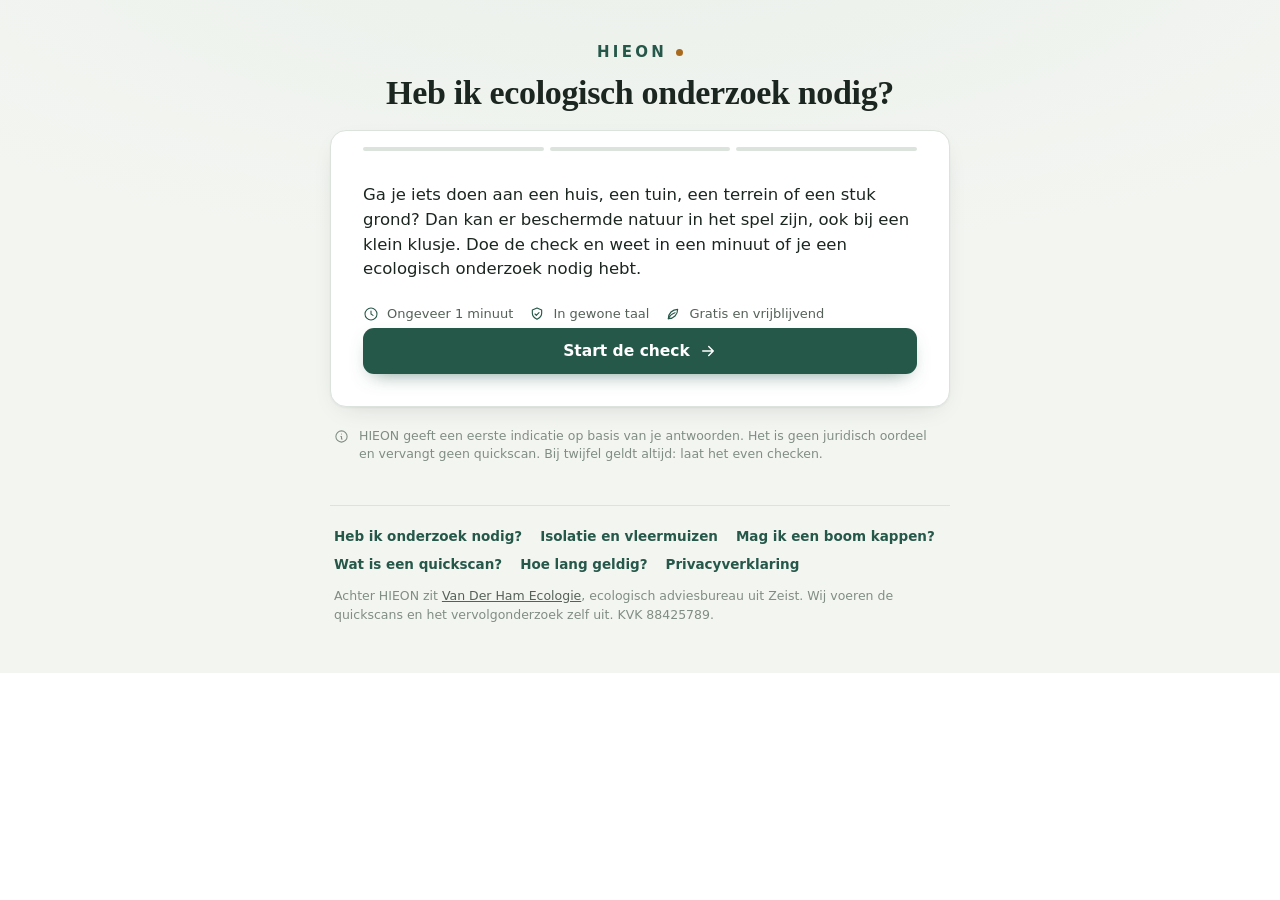
<file: index.html>
<!doctype html>
<html lang="nl">
<head>
<meta charset="utf-8">
<meta name="viewport" content="width=device-width, initial-scale=1">
<title>HIEON — Heb ik ecologisch onderzoek nodig?</title>
<meta name="description" content="Gratis check: heb je ecologisch onderzoek nodig voor isoleren, verbouwen, bomen kappen, groen weghalen of een evenement? In een minuut weet je waar je aan toe bent.">
<link rel="icon" href="data:image/svg+xml,<svg xmlns='http://www.w3.org/2000/svg' viewBox='0 0 100 100'><text y='.9em' font-size='90'>&#127807;</text></svg>">
<meta name="theme-color" content="#26584A">
<meta property="og:type" content="website">
<meta property="og:url" content="https://hieon.nl/">
<meta property="og:title" content="HIEON — Heb ik ecologisch onderzoek nodig?">
<meta property="og:description" content="Gratis check: heb je ecologisch onderzoek nodig voor je plan aan huis, tuin, terrein of grond?">
<style>
  :root {
    --paper: #F3F5F1;
    --surface: #FFFFFF;
    --surface-2: #FBFCFA;
    --ink: #1C2620;
    --ink-soft: #556158;
    --ink-faint: #808d84;
    --line: #DCE3DC;
    --line-strong: #C6D1C8;
    --brand: #26584A;
    --brand-strong: #1B4438;
    --brand-soft: #E4EDE7;
    --brand-ink: #1B4438;
    /* semantische uitkomstkleuren */
    --advise: #A96A1E;        /* aanraden: warm, aandacht (geen alarm) */
    --advise-soft: #F6EBD7;
    --calm: #2E6B4F;          /* zorgplicht: rustig */
    --calm-soft: #E4EDE7;
    --check: #3C6684;         /* laten checken: informatief */
    --check-soft: #E6EEF3;

    --radius: 16px;
    --radius-sm: 11px;
    --shadow: 0 1px 2px rgba(28,38,32,.05), 0 8px 28px -14px rgba(28,38,32,.22);
    --shadow-lift: 0 2px 4px rgba(28,38,32,.06), 0 14px 34px -12px rgba(28,38,32,.28);
    --font-sans: -apple-system, BlinkMacSystemFont, "Segoe UI", system-ui, "Helvetica Neue", Arial, sans-serif;
    --font-serif: "Iowan Old Style", "Palatino Linotype", Palatino, "Book Antiqua", Georgia, serif;
    --maxw: 620px;
  }

  @media (prefers-color-scheme: dark) {
    :root {
      --paper: #12180F;
      --surface: #1A2118;
      --surface-2: #1E271C;
      --ink: #E9EEE6;
      --ink-soft: #A9B6A9;
      --ink-faint: #7d8a7e;
      --line: #2C3629;
      --line-strong: #3a4737;
      --brand: #74BE9E;
      --brand-strong: #8ecfb0;
      --brand-soft: #21322A;
      --brand-ink: #B8E6CE;
      --advise: #E1AE5E;
      --advise-soft: #322818;
      --calm: #74BE9E;
      --calm-soft: #21322A;
      --check: #7FB0D0;
      --check-soft: #1C2A33;
      --shadow: 0 1px 2px rgba(0,0,0,.4), 0 10px 30px -14px rgba(0,0,0,.6);
      --shadow-lift: 0 2px 4px rgba(0,0,0,.45), 0 16px 40px -12px rgba(0,0,0,.7);
    }
  }
  :root[data-theme="light"] {
    --paper:#F3F5F1;--surface:#FFFFFF;--surface-2:#FBFCFA;--ink:#1C2620;--ink-soft:#556158;--ink-faint:#808d84;
    --line:#DCE3DC;--line-strong:#C6D1C8;--brand:#26584A;--brand-strong:#1B4438;--brand-soft:#E4EDE7;--brand-ink:#1B4438;
    --advise:#A96A1E;--advise-soft:#F6EBD7;--calm:#2E6B4F;--calm-soft:#E4EDE7;--check:#3C6684;--check-soft:#E6EEF3;
    --shadow:0 1px 2px rgba(28,38,32,.05),0 8px 28px -14px rgba(28,38,32,.22);
    --shadow-lift:0 2px 4px rgba(28,38,32,.06),0 14px 34px -12px rgba(28,38,32,.28);
  }
  :root[data-theme="dark"] {
    --paper:#12180F;--surface:#1A2118;--surface-2:#1E271C;--ink:#E9EEE6;--ink-soft:#A9B6A9;--ink-faint:#7d8a7e;
    --line:#2C3629;--line-strong:#3a4737;--brand:#74BE9E;--brand-strong:#8ecfb0;--brand-soft:#21322A;--brand-ink:#B8E6CE;
    --advise:#E1AE5E;--advise-soft:#322818;--calm:#74BE9E;--calm-soft:#21322A;--check:#7FB0D0;--check-soft:#1C2A33;
    --shadow:0 1px 2px rgba(0,0,0,.4),0 10px 30px -14px rgba(0,0,0,.6);
    --shadow-lift:0 2px 4px rgba(0,0,0,.45),0 16px 40px -12px rgba(0,0,0,.7);
  }

  * { box-sizing: border-box; }
  body { margin: 0; }
  .wrap {
    min-height: 100%;
    background:
      radial-gradient(120% 80% at 50% -10%, color-mix(in srgb, var(--brand-soft) 55%, transparent) 0%, transparent 60%),
      var(--paper);
    color: var(--ink);
    font-family: var(--font-sans);
    -webkit-font-smoothing: antialiased;
    line-height: 1.5;
    padding: clamp(16px, 4vw, 40px) 16px 48px;
    display: flex;
    flex-direction: column;
    align-items: center;
  }

  /* Masthead */
  .masthead { width: 100%; max-width: var(--maxw); text-align: center; margin-bottom: 18px; }
  .wordmark {
    background: none; border: 0; padding: 0; cursor: pointer;
    font-family: var(--font-sans);
    font-weight: 800;
    letter-spacing: .22em;
    font-size: 15px;
    color: var(--brand);
    display: inline-flex; align-items: center; gap: 9px;
  }
  .wordmark:hover, .wordmark:focus-visible { color: var(--brand-strong); }
  .wordmark .dot { width: 7px; height: 7px; border-radius: 50%; background: var(--advise); display:inline-block; }
  .tagline {
    font-family: var(--font-serif);
    font-size: clamp(24px, 6vw, 34px);
    line-height: 1.12;
    margin: 10px 0 0;
    letter-spacing: -.01em;
    text-wrap: balance;
    color: var(--ink);
  }

  /* Card */
  .card {
    width: 100%;
    max-width: var(--maxw);
    background: var(--surface);
    border: 1px solid var(--line);
    border-radius: var(--radius);
    box-shadow: var(--shadow);
    overflow: hidden;
  }
  .card-body { padding: clamp(20px, 5vw, 32px); }

  /* Progress */
  .progress { display: flex; gap: 6px; padding: 16px clamp(20px,5vw,32px) 0; }
  .progress .seg { height: 4px; border-radius: 99px; background: var(--line); flex: 1; transition: background .3s ease; }
  .progress .seg.done { background: var(--brand); }
  .progress .seg.active { background: color-mix(in srgb, var(--brand) 55%, var(--line)); }

  .stepmeta { display:flex; align-items:baseline; justify-content:space-between; gap:12px; margin-bottom: 6px; }
  .kicker {
    font-size: 11.5px; font-weight: 700; letter-spacing: .12em; text-transform: uppercase;
    color: var(--brand);
  }
  .stepcount { font-size: 12px; color: var(--ink-faint); font-variant-numeric: tabular-nums; }
  .q-title {
    font-family: var(--font-serif);
    font-size: clamp(21px, 4.6vw, 27px);
    line-height: 1.2; margin: 2px 0 4px; letter-spacing: -.01em; text-wrap: balance;
  }
  .q-help { color: var(--ink-soft); font-size: 14.5px; margin: 0 0 18px; }

  /* Options */
  .options { display: flex; flex-direction: column; gap: 10px; }
  .opt.sel { border-color: var(--brand); background: var(--brand-soft); }
  .opt .tick {
    width: 20px; height: 20px; border-radius: 6px; flex: 0 0 auto;
    border: 1.5px solid var(--line-strong); display: flex; align-items: center; justify-content: center;
    color: transparent; background: var(--surface);
  }
  .opt.sel .tick { border-color: var(--brand); background: var(--brand); color: #fff; }
  .opt .tick svg { width: 13px; height: 13px; }
  .multi-hint { font-size: 12.5px; color: var(--ink-faint); margin: -4px 0 12px; }

  .opt {
    display: flex; align-items: center; gap: 14px; width: 100%; text-align: left;
    background: var(--surface-2);
    border: 1px solid var(--line);
    border-radius: var(--radius-sm);
    padding: 14px 15px;
    cursor: pointer;
    font-family: inherit; color: var(--ink);
    transition: border-color .16s ease, box-shadow .16s ease, background .16s ease, transform .06s ease;
  }
  .opt:hover { border-color: var(--line-strong); box-shadow: var(--shadow); background: var(--surface); }
  .opt:active { transform: translateY(1px); }
  .opt:focus-visible { outline: 2px solid var(--brand); outline-offset: 2px; }
  .opt .ic {
    flex: 0 0 auto; width: 42px; height: 42px; border-radius: 10px;
    display: grid; place-items: center;
    background: var(--brand-soft); color: var(--brand-strong);
  }
  .opt .ic svg { width: 22px; height: 22px; }
  .opt .lab { display: flex; flex-direction: column; gap: 2px; min-width: 0; }
  .opt .lab b { font-weight: 650; font-size: 15.5px; }
  .opt .lab span { font-size: 13px; color: var(--ink-soft); }
  .opt .chev { margin-left: auto; color: var(--ink-faint); flex: 0 0 auto; transition: transform .16s ease, color .16s ease; }
  .opt:hover .chev { transform: translateX(2px); color: var(--brand); }

  /* Nav */
  .nav { display: flex; align-items: center; justify-content: space-between; margin-top: 20px; }
  .back {
    background: none; border: none; color: var(--ink-soft); font-family: inherit; font-size: 14px;
    cursor: pointer; padding: 8px 6px; display: inline-flex; align-items: center; gap: 6px; border-radius: 8px;
  }
  .back:hover { color: var(--ink); }
  .back:focus-visible { outline: 2px solid var(--brand); outline-offset: 2px; }
  .back svg { width: 16px; height: 16px; }

  /* Intro */
  .intro p { color: var(--ink-soft); font-size: 15.5px; margin: 0 0 20px; }
  .intro .lead { color: var(--ink); font-size: 16.5px; }
  .btn-primary {
    display: inline-flex; align-items: center; justify-content: center; gap: 9px;
    background: var(--brand); color: #fff; border: none; border-radius: 11px;
    padding: 14px 22px; font-family: inherit; font-size: 15.5px; font-weight: 650;
    cursor: pointer; text-decoration: none; width: 100%;
    transition: background .16s ease, box-shadow .16s ease, transform .06s ease;
    box-shadow: 0 8px 20px -10px color-mix(in srgb, var(--brand) 70%, transparent);
  }
  .btn-primary:hover { background: var(--brand-strong); }
  .btn-primary:active { transform: translateY(1px); }
  .btn-primary:focus-visible { outline: 2px solid var(--brand); outline-offset: 3px; }
  .btn-primary svg { width: 18px; height: 18px; }
  .assure { display: flex; gap: 16px; flex-wrap: wrap; margin: 22px 0 4px; }
  .assure .a { display: flex; align-items: center; gap: 8px; font-size: 13px; color: var(--ink-soft); }
  .assure .a svg { width: 16px; height: 16px; color: var(--brand); flex: 0 0 auto; }

  /* Result */
  .badge {
    display: inline-flex; align-items: center; gap: 9px;
    padding: 7px 13px 7px 11px; border-radius: 99px; font-weight: 700; font-size: 13px; letter-spacing: .01em;
    margin-bottom: 14px;
  }
  .badge svg { width: 16px; height: 16px; }
  .badge.advise { background: var(--advise-soft); color: var(--advise); }
  .badge.calm   { background: var(--calm-soft);   color: var(--calm); }
  .badge.check  { background: var(--check-soft);  color: var(--check); }
  .r-title { font-family: var(--font-serif); font-size: clamp(23px, 5vw, 30px); line-height: 1.18; margin: 0 0 12px; letter-spacing: -.01em; text-wrap: balance; }
  .r-body { color: var(--ink-soft); font-size: 15.5px; margin: 0 0 20px; }
  .r-body strong { color: var(--ink); font-weight: 650; }
  .r-note { font-size: 13px; color: var(--ink-faint); margin: -8px 0 20px; }

  .subhead { font-size: 12px; font-weight: 700; letter-spacing: .1em; text-transform: uppercase; color: var(--ink-faint); margin: 0 0 10px; }
  .chips { display: flex; flex-wrap: wrap; gap: 8px; margin: 0 0 22px; }
  .chip {
    display: inline-flex; align-items: center; gap: 7px;
    background: var(--brand-soft); color: var(--brand-ink);
    border: 1px solid color-mix(in srgb, var(--brand) 20%, transparent);
    padding: 7px 12px; border-radius: 9px; font-size: 13.5px; font-weight: 550;
  }
  .chip svg { width: 15px; height: 15px; opacity: .8; }

  .callout {
    display: flex; gap: 12px; align-items: flex-start;
    background: var(--advise-soft); border: 1px solid color-mix(in srgb, var(--advise) 24%, transparent);
    border-radius: 10px; padding: 13px 15px; margin: 0 0 22px;
  }
  .callout svg { width: 18px; height: 18px; color: var(--advise); flex: 0 0 auto; margin-top: 1px; }
  .callout p { margin: 0; font-size: 13.5px; color: var(--ink-soft); }
  .callout b { color: var(--ink); }
  .callout.good { background: var(--brand-soft); border-color: color-mix(in srgb, var(--brand) 26%, transparent); }
  .callout.good svg { color: var(--brand); }
  .callout.info { background: var(--check-soft); border-color: color-mix(in srgb, var(--check) 26%, transparent); }
  .callout.info svg { color: var(--check); }

  /* ---- tijdlijn: het meerjarige traject in één oogopslag ---- */
  .tl { margin: 0 0 22px; }
  .tl__head {
    display: flex; align-items: baseline; justify-content: space-between;
    gap: 10px; margin: 0 0 12px; flex-wrap: wrap;
  }
  .tl__title { font-size: 12px; font-weight: 700; letter-spacing: .07em; text-transform: uppercase; color: var(--ink-faint); margin: 0; }
  .tl__meta { font-size: 12.5px; color: var(--ink-faint); margin: 0; }
  .tl__steps { list-style: none; margin: 0; padding: 0; }
  .tl__step { position: relative; padding: 0 0 18px 90px; }
  .tl__step:last-child { padding-bottom: 0; }
  /* de verbindingslijn loopt van bolletje tot bolletje, niet voorbij het laatste */
  .tl__step::before {
    content: ""; position: absolute; left: 73px; top: 20px; bottom: -2px;
    width: 2px; background: var(--line-strong);
  }
  .tl__step:last-child::before { display: none; }
  .tl__year {
    position: absolute; left: 0; top: 0; width: 64px; text-align: right;
    font-size: 13px; font-weight: 700; color: var(--ink); line-height: 20px;
    white-space: nowrap;
  }
  .tl__dot {
    position: absolute; left: 68px; top: 5px;
    width: 12px; height: 12px; border-radius: 50%;
    background: var(--surface); border: 2px solid var(--brand);
  }
  .tl__step--now .tl__dot { background: var(--brand); }
  .tl__step h4 { margin: 0 0 2px; font-size: 14.5px; font-weight: 600; color: var(--ink); line-height: 1.35; }
  .tl__step p { margin: 0; font-size: 13.5px; color: var(--ink-soft); line-height: 1.5; }

  /* de twee uitkomsten na het veldonderzoek */
  .tl__fork { display: grid; gap: 8px; margin-top: 9px; }
  .tl__branch { border: 1px solid var(--line); border-radius: 9px; padding: 10px 12px; background: var(--surface-2); }
  .tl__branch h5 {
    margin: 0 0 3px; font-size: 13px; font-weight: 700;
    display: flex; align-items: center; gap: 6px; color: var(--ink);
  }
  .tl__branch p { font-size: 13px; }
  .tl__branch svg { width: 15px; height: 15px; flex: 0 0 auto; }
  .tl__branch--good { background: var(--brand-soft); border-color: color-mix(in srgb, var(--brand) 26%, transparent); }
  .tl__branch--good svg { color: var(--brand); }
  .tl__branch--wait { background: var(--advise-soft); border-color: color-mix(in srgb, var(--advise) 24%, transparent); }
  .tl__branch--wait svg { color: var(--advise); }
  .tl__foot { margin: 12px 0 0; font-size: 13px; color: var(--ink-soft); }

  @media (max-width: 460px) {
    .tl__step { padding-left: 30px; }
    .tl__step::before { left: 13px; }
    .tl__dot { left: 8px; }
    .tl__year {
      position: static; width: auto; text-align: left; display: block;
      margin-bottom: 2px; font-size: 12px; letter-spacing: .04em;
      text-transform: uppercase; color: var(--brand-ink);
    }
  }

  .cta-box {
    background: linear-gradient(180deg, var(--brand-soft), color-mix(in srgb, var(--brand-soft) 40%, var(--surface)));
    border: 1px solid color-mix(in srgb, var(--brand) 22%, transparent);
    border-radius: 12px; padding: 18px; margin-bottom: 8px;
  }
  .cta-box .ct { font-family: var(--font-serif); font-size: 18px; margin: 0 0 4px; color: var(--ink); }
  .cta-box .cs { font-size: 13.5px; color: var(--ink-soft); margin: 0 0 14px; }
  .leadform label { display:block; font-size:12.5px; font-weight:600; color:var(--ink-soft); margin-bottom:11px; }
  .leadform input[type="text"], .leadform input[type="email"], .leadform input[type="tel"], .leadform textarea { display:block; width:100%; margin-top:5px; padding:10px 12px; border:1px solid var(--line); border-radius:9px; background:var(--surface); color:var(--ink); font-family:inherit; font-size:14.5px; font-weight:400; }
  .leadform input:focus, .leadform textarea:focus { outline:2px solid var(--brand); outline-offset:1px; border-color:var(--brand); }
  .leadform textarea { min-height:60px; resize:vertical; }
  .lf-opts { display:flex; flex-direction:column; gap:9px; margin:4px 0 15px; }
  .chk { display:flex; align-items:flex-start; gap:9px; font-size:13.5px; font-weight:400; color:var(--ink); cursor:pointer; margin:0; }
  .chk input { width:auto; margin:2px 0 0; accent-color:var(--brand); }
  .lf-err { color:#c0392b; font-size:12.5px; margin:10px 0 0; }
  .lf-privacy { font-size:11.5px; color:var(--ink-faint); margin:12px 0 0; line-height:1.45; }
  .lf-privacy a { color: var(--brand); }
  .lf-done { display:flex; gap:12px; align-items:flex-start; }
  .lf-done svg { width:22px; height:22px; color:var(--brand); flex:0 0 auto; margin-top:2px; }
  .lf-recap { margin-top:10px; padding:10px 12px; background:var(--surface); border:1px solid var(--line); border-radius:9px; font-size:12.5px; color:var(--ink-soft); line-height:1.55; }

  .restart { text-align: center; margin-top: 16px; }
  .restart button { background: none; border: none; color: var(--ink-soft); font-family: inherit; font-size: 13.5px; cursor: pointer; text-decoration: underline; text-underline-offset: 3px; padding: 6px; border-radius: 6px; }
  .restart button:hover { color: var(--ink); }
  .restart button:focus-visible { outline: 2px solid var(--brand); outline-offset: 2px; }

  /* Disclaimer footer */
  .disclaimer {
    width: 100%; max-width: var(--maxw); margin-top: 20px;
    display: flex; gap: 10px; align-items: flex-start;
    color: var(--ink-faint); font-size: 12.5px; line-height: 1.5; padding: 0 4px;
  }
  .disclaimer svg { width: 15px; height: 15px; flex: 0 0 auto; margin-top: 2px; }
  .disclaimer a { color: var(--ink-soft); }

  .site-foot { width:100%; max-width: var(--maxw); margin-top: 28px; padding: 20px 4px 0; border-top: 1px solid var(--line); }
  .foot-links { display:flex; flex-wrap:wrap; gap: 8px 18px; margin-bottom: 12px; }
  .foot-links a { font-size: 13.5px; color: var(--brand); text-decoration: none; font-weight: 550; }
  .foot-links a:hover { text-decoration: underline; }
  .foot-about { font-size: 12.5px; color: var(--ink-faint); line-height: 1.55; margin: 0; }
  .foot-about a { color: var(--ink-soft); }

  /* transitions between screens */
  .screen { animation: fade .28s ease both; }
  @keyframes fade { from { opacity: 0; transform: translateY(6px); } to { opacity: 1; transform: none; } }
  @media (prefers-reduced-motion: reduce) {
    .screen { animation: none; }
    * { transition: none !important; }
  }
</style>
</head>
<body>

<div class="wrap">
  <div class="masthead">
    <button class="wordmark" id="huis" type="button" title="Terug naar het begin van de check">HIEON <span class="dot"></span></button>
    <h1 class="tagline">Heb ik ecologisch onderzoek nodig?</h1>
  </div>

  <main class="card" id="card" aria-live="polite">
    <div class="progress" id="progress" hidden>
      <div class="seg"></div><div class="seg"></div><div class="seg"></div>
    </div>
    <div class="card-body" id="body"></div>
  </main>

  <p class="disclaimer">
    <svg viewBox="0 0 24 24" fill="none" stroke="currentColor" stroke-width="1.7" stroke-linecap="round" stroke-linejoin="round"><circle cx="12" cy="12" r="9"/><path d="M12 8h.01M11 12h1v4h1"/></svg>
    <span>HIEON geeft een eerste indicatie op basis van je antwoorden. Het is geen juridisch oordeel en vervangt geen quickscan. Bij twijfel geldt altijd: laat het even checken.</span>
  </p>

  <footer class="site-foot">
    <div class="foot-links">
      <a href="heb-ik-onderzoek-nodig.html">Heb ik onderzoek nodig?</a>
      <a href="isolatie-en-vleermuizen.html">Isolatie en vleermuizen</a>
      <a href="boom-kappen.html">Mag ik een boom kappen?</a>
      <a href="quickscan.html">Wat is een quickscan?</a>
      <a href="geldigheid-quickscan.html">Hoe lang geldig?</a>
      <a href="privacy.html">Privacyverklaring</a>
    </div>
    <p class="foot-about">Achter HIEON zit <a href="https://vanderhamecologie.nl" target="_blank" rel="noopener">Van Der Ham Ecologie</a>, ecologisch adviesbureau uit Zeist. Wij voeren de quickscans en het vervolgonderzoek zelf uit. KVK 88425789.</p>
  </footer>
</div>

<script>
(function () {
  var body = document.getElementById('body');
  var progressEl = document.getElementById('progress');
  var VDH = "https://vanderhamecologie.nl";
  var WEB3FORMS_KEY = "c6e48889-f227-4692-9384-7782f3069a85"; // Web3Forms access key (publiek, client-side)

  // Trechtermeting via GoatCounter (cookieloos). Faalt stil als de teller geblokkeerd is.
  function track(naam){
    try {
      if (window.goatcounter && typeof window.goatcounter.count === 'function') {
        window.goatcounter.count({ path: naam, title: naam, event: true });
      }
    } catch (e) { /* stil falen */ }
  }

  // ---- datumlogica: bepaalt in welk veldseizoen het onderzoek kan vallen ----
  var MND = ['januari','februari','maart','april','mei','juni','juli','augustus','september','oktober','november','december'];
  function fmtDate(d){ return d.getDate()+' '+MND[d.getMonth()]+' '+d.getFullYear(); }
  // 1 mei = uiterste start om een volledig vleermuisprotocol datzelfde jaar rond te krijgen (incl. doorlooptijd quickscan + kraam-/paarperiode). Tunebaar.
  function vleermuisJaar(today){
    var y = today.getFullYear();
    var startDeadline = new Date(y, 4, 1);
    return (today <= startDeadline) ? y : y + 1;
  }
  // Het traject als tijdlijn. De quickscan is stap één en staat in het jaar
  // waarin je hem aanvraagt; het veldonderzoek valt in het eerstvolgende
  // haalbare veldseizoen, dat na 1 mei het jaar erop wordt.
  function vleermuisTijdlijn(soortenZin){
    var today = new Date();
    var nu = today.getFullYear();
    var Y = vleermuisJaar(today);   // veldseizoen
    var G = Y + 1;                  // gewenningsseizoen
    soortenZin = soortenZin || 'vleermuizen';

    function stap(jaar, kop, tekst, extra, nuKlasse){
      return '<li class="tl__step'+(nuKlasse ? ' tl__step--now' : '')+'">'
        + '<span class="tl__year">'+jaar+'</span><span class="tl__dot"></span>'
        + '<h4>'+kop+'</h4><p>'+tekst+'</p>'
        + (extra || '')
        + '</li>';
    }

    var fork =
      '<div class="tl__fork">'
        + '<div class="tl__branch tl__branch--good">'
          + '<h5>'+I.calm+'Niets aangetroffen</h5>'
          + '<p>Je kunt aan de slag zodra het onderzoek is afgerond, dus vanaf het najaar van '+Y+'.</p>'
        + '</div>'
        + '<div class="tl__branch tl__branch--wait">'
          + '<h5>'+I.advise+'Wel '+soortenZin+'</h5>'
          + '<p>Dan volgt een vergunning met mitigerende maatregelen, en daarna een gewenningsseizoen. Zie de volgende stap.</p>'
        + '</div>'
      + '</div>';

    return '<div class="tl">'
      + '<div class="tl__head">'
        + '<p class="tl__title">Zo loopt het traject</p>'
        + '<p class="tl__meta">Ingevuld op '+fmtDate(today)+'</p>'
      + '</div>'
      + '<ol class="tl__steps">'
        + stap(nu, 'Quickscan', 'Het startpunt, en het enige dat je nu al kunt doen. Het veldbezoek kan het hele jaar door, dus je hoeft niet op een seizoen te wachten.', '', true)
        + stap(Y, 'Aanvullend onderzoek', 'Blijkt uit de quickscan dat het nodig is, dan volgt soortgericht veldonderzoek. Dat is gebonden aan vaste seizoenen en loopt van het voorjaar tot in het najaar.', fork)
        + stap(G, 'Gewenningsseizoen', 'Zijn er '+soortenZin+' aangetroffen, dan moeten de vervangende verblijfplaatsen eerst een heel seizoen beschikbaar zijn voordat het werk mag beginnen.')
        + stap('eind ' + G, 'Uitvoering', 'In dat geval kun je op z\'n vroegst eind '+G+' aan de slag.')
      + '</ol>'
      + '<p class="tl__foot">Dit is het ongunstigste scenario. Vaak gaat het sneller, maar begin op tijd: het veldseizoen wacht niet.</p>'
      + '</div>';
  }
  function inBroedseizoen(today){
    var y = today.getFullYear();
    return today >= new Date(y,2,15) && today <= new Date(y,6,15); // 15 mrt - 15 jul
  }
  function broedTimingDyn(){
    var today = new Date();
    if (inBroedseizoen(today)) {
      return 'Ingevuld op '+fmtDate(today)+'. <b>Let op: het is nu broedseizoen</b> (globaal 15 maart tot 15 juli). Wacht bij voorkeur tot na half juli, of laat vooraf op nesten controleren.';
    }
    return 'Ingevuld op '+fmtDate(today)+'. Je zit nu <b>buiten het broedseizoen</b>, dus meestal staat er weinig in de weg. Zekerheid voor jouw specifieke situatie geeft een korte check; blijf sowieso alert op de zorgplicht: stuit je op een nest, holte of dier, stop dan en laat het checken.';
  }

  // ---- icons ----
  var I = {
    insulate: '<svg viewBox="0 0 24 24" fill="none" stroke="currentColor" stroke-width="1.6" stroke-linecap="round" stroke-linejoin="round"><path d="M3 10.5 12 4l9 6.5"/><path d="M5 9.5V20h14V9.5"/><path d="M9 20v-6h6v6"/><path d="M5 13h14M5 16.5h14" opacity=".55"/></svg>',
    build: '<svg viewBox="0 0 24 24" fill="none" stroke="currentColor" stroke-width="1.6" stroke-linecap="round" stroke-linejoin="round"><path d="M4 21V7l7-3v4l7-3v16"/><path d="M4 21h18"/><path d="M8 11v0M8 15v0M15 11v0M15 15v0"/></svg>',
    solar: '<svg viewBox="0 0 24 24" fill="none" stroke="currentColor" stroke-width="1.6" stroke-linecap="round" stroke-linejoin="round"><rect x="3" y="5" width="18" height="11" rx="1"/><path d="M3 9h18M3 12.5h18M9 5v11M15 5v11"/><path d="M12 19v2M9 21h6"/></svg>',
    tree: '<svg viewBox="0 0 24 24" fill="none" stroke="currentColor" stroke-width="1.6" stroke-linecap="round" stroke-linejoin="round"><path d="M12 21v-6"/><path d="M12 15c-3.3 0-5-2-5-4.5C7 8 8.4 6 10 6c.3-1.7 1.6-3 2-3s1.7 1.3 2 3c1.6 0 3 2 3 4.5C17 13 15.3 15 12 15Z"/></svg>',
    hedge: '<svg viewBox="0 0 24 24" fill="none" stroke="currentColor" stroke-width="1.6" stroke-linecap="round" stroke-linejoin="round"><path d="M5 20V11M9 20v-7M13 20v-8M17 20v-6M19 20V9"/><path d="M4 20h16"/><path d="M6 8c0-1.6 1.3-3 3-3M12 7c0-2 1.5-3.5 3-3.5" opacity=".7"/></svg>',
    water: '<svg viewBox="0 0 24 24" fill="none" stroke="currentColor" stroke-width="1.6" stroke-linecap="round" stroke-linejoin="round"><path d="M3 8c2 0 2 1.5 4.5 1.5S11 8 13 8s2 1.5 4.5 1.5S21 8 21 8"/><path d="M3 13c2 0 2 1.5 4.5 1.5S11 13 13 13s2 1.5 4.5 1.5S21 13 21 13"/><path d="M3 18c2 0 2 1.5 4.5 1.5S11 18 13 18s2 1.5 4.5 1.5S21 18 21 18"/></svg>',
    other: '<svg viewBox="0 0 24 24" fill="none" stroke="currentColor" stroke-width="1.6" stroke-linecap="round" stroke-linejoin="round"><circle cx="12" cy="12" r="9"/><path d="M9.5 9.5a2.5 2.5 0 1 1 3.5 2.3c-.8.4-1 .9-1 1.7"/><path d="M12 16.5v.01"/></svg>',
    spade: '<svg viewBox="0 0 24 24" fill="none" stroke="currentColor" stroke-width="1.6" stroke-linecap="round" stroke-linejoin="round"><path d="M12 3v9"/><path d="M9.5 3h5"/><path d="M8 12h8l-1.3 5.2a3 3 0 0 1-5.4 0L8 12Z"/></svg>',
    asbest: '<svg viewBox="0 0 24 24" fill="none" stroke="currentColor" stroke-width="1.6" stroke-linecap="round" stroke-linejoin="round"><path d="M3 10.5 12 4l9 6.5"/><path d="M5 9.5V20h14V9.5"/><path d="M8 13h8M8 16.5h8" opacity=".6"/><path d="M12 3v1"/></svg>',
    bat: '<svg viewBox="0 0 24 24" fill="none" stroke="currentColor" stroke-width="1.5" stroke-linecap="round" stroke-linejoin="round"><path d="M12 8c-1-2-3-3-4.5-2C7 4 5.5 4.5 5 6c-1.5-.5-2 .5-2 1.5C4 8 4.5 9 4 10.5c1.5 0 3 .5 4 2 .3-1 .8-1.5 1.5-1.5V8"/><path d="M12 8c1-2 3-3 4.5-2C17 4 18.5 4.5 19 6c1.5-.5 2 .5 2 1.5C20 8 19.5 9 20 10.5c-1.5 0-3 .5-4 2-.3-1-.8-1.5-1.5-1.5V8"/><path d="M12 8v6"/></svg>',
    bird: '<svg viewBox="0 0 24 24" fill="none" stroke="currentColor" stroke-width="1.5" stroke-linecap="round" stroke-linejoin="round"><path d="M15 7.5a1 1 0 1 0-2 0"/><path d="M13.5 7c-3 0-5.5 2-5.5 5 0 0-2-.5-3 1 1.5 0 2 .5 2 .5s-1 2 .5 3.5c.3-1.3 1-2 1-2 1.5 1.5 4 1.5 5.5.5 3-2 3.5-5 3.5-7l2-2-3 .3Z"/></svg>',
    fish: '<svg viewBox="0 0 24 24" fill="none" stroke="currentColor" stroke-width="1.5" stroke-linecap="round" stroke-linejoin="round"><path d="M17 12c-2.5-3-6-3.5-9-2.5C5.5 10.3 4 12 4 12s1.5 1.7 4 2.5c3 1 6.5.5 9-2.5Z"/><path d="M17 12c1.5-1 3-1 3-1s-.5 1 0 2-3 0-3-1Z"/><path d="M9 11v2"/></svg>',
    swift: '<svg viewBox="0 0 24 24" fill="none" stroke="currentColor" stroke-width="1.5" stroke-linecap="round" stroke-linejoin="round"><path d="M3 7c5 0 7 2 9 5M21 9c-4 .5-6 2-8 4"/><path d="M12 12c0 3-1 5-3 6"/></svg>',
    nest: '<svg viewBox="0 0 24 24" fill="none" stroke="currentColor" stroke-width="1.5" stroke-linecap="round" stroke-linejoin="round"><path d="M4 14c1.5 2 4.5 3 8 3s6.5-1 8-3"/><path d="M5 13c-1-1.5.5-3 2-2.5M19 13c1-1.5-.5-3-2-2.5M8.5 11.5c0-1.5 1.5-2.5 3.5-2.5s3.5 1 3.5 2.5"/><circle cx="10.5" cy="13" r=".6" fill="currentColor"/><circle cx="13.5" cy="13" r=".6" fill="currentColor"/></svg>',
    clock: '<svg viewBox="0 0 24 24" fill="none" stroke="currentColor" stroke-width="1.6" stroke-linecap="round" stroke-linejoin="round"><circle cx="12" cy="12" r="9"/><path d="M12 7.5V12l3 2"/></svg>',
    advise: '<svg viewBox="0 0 24 24" fill="none" stroke="currentColor" stroke-width="1.8" stroke-linecap="round" stroke-linejoin="round"><path d="M12 3 2.5 20h19L12 3Z"/><path d="M12 10v4M12 17v.01"/></svg>',
    calm: '<svg viewBox="0 0 24 24" fill="none" stroke="currentColor" stroke-width="1.8" stroke-linecap="round" stroke-linejoin="round"><path d="M20 7 10 17l-5-5"/></svg>',
    check: '<svg viewBox="0 0 24 24" fill="none" stroke="currentColor" stroke-width="1.8" stroke-linecap="round" stroke-linejoin="round"><circle cx="12" cy="12" r="9"/><path d="M12 8v5M12 16v.01"/></svg>',
    chev: '<svg viewBox="0 0 24 24" fill="none" stroke="currentColor" stroke-width="2" stroke-linecap="round" stroke-linejoin="round"><path d="m9 6 6 6-6 6"/></svg>',
    arrowL: '<svg viewBox="0 0 24 24" fill="none" stroke="currentColor" stroke-width="2" stroke-linecap="round" stroke-linejoin="round"><path d="m15 6-6 6 6 6"/></svg>',
    arrowR: '<svg viewBox="0 0 24 24" fill="none" stroke="currentColor" stroke-width="2" stroke-linecap="round" stroke-linejoin="round"><path d="M5 12h14M13 6l6 6-6 6"/></svg>',
    leaf: '<svg viewBox="0 0 24 24" fill="none" stroke="currentColor" stroke-width="1.7" stroke-linecap="round" stroke-linejoin="round"><path d="M5 19C5 11 11 5 19 5c0 8-6 14-14 14Z"/><path d="M5 19c3-6 7-8 10-9"/></svg>',
    shield: '<svg viewBox="0 0 24 24" fill="none" stroke="currentColor" stroke-width="1.7" stroke-linecap="round" stroke-linejoin="round"><path d="M12 3 5 6v5c0 4 3 7 7 9 4-2 7-5 7-9V6l-7-3Z"/><path d="m9 12 2 2 4-4"/></svg>',
    bolt: '<svg viewBox="0 0 24 24" fill="none" stroke="currentColor" stroke-width="1.7" stroke-linecap="round" stroke-linejoin="round"><path d="M13 3 4 14h6l-1 7 9-11h-6l1-7Z"/></svg>'
  };

  // ---- data ----
  var activities = [
    { id:'isoleren', icon:I.insulate, label:'Isoleren', sub:'Spouwmuur, dak, vloer of kruipruimte na-isoleren' },
    { id:'verbouwen', icon:I.build, label:'Verbouwen of aanbouwen', sub:'Dakkapel, aanbouw, dakrenovatie of gevelwerk' },
    { id:'slopen', icon:I.build, label:'Slopen of nieuwbouw', sub:'Een gebouw weghalen of een kavel bouwrijp maken' },
    { id:'asbest', icon:I.asbest, label:'Asbest verwijderen', sub:'Asbestdak of asbesthoudende gevelplaten saneren' },
    { id:'zon', icon:I.solar, label:'Zonnepanelen', sub:'Panelen op het dak plaatsen' },
    { id:'bomen', icon:I.tree, label:'Bomen kappen of snoeien', sub:'Boom weghalen of flink terugsnoeien' },
    { id:'groen', icon:I.hedge, label:'Groen weghalen', sub:'Heg, struiken of beplanting verwijderen' },
    { id:'grondwerk', icon:I.spade, label:'Graven in de tuin', sub:'Vijver of zwembad aanleggen, ophogen of verharden' },
    { id:'water', icon:I.water, label:'Sloot of oever aanpassen', sub:'Dempen, uitbaggeren of beschoeien' },
    { id:'evenement', icon:I.bolt, label:'Evenement op een terrein', sub:'Festival, dorpsfeest of ander evenement in de buitenlucht' },
    { id:'anders', icon:I.other, label:'Iets anders of weet ik nog niet', sub:'' }
  ];

  var ageQ = {
    kicker:'Over het gebouw', title:'Uit welke periode is het gebouw ongeveer?',
    help:'De bouwperiode bepaalt of er een spouwmuur zit en of die al geïsoleerd is. Dat is precies de ruimte waar vleermuizen vaak zitten.',
    options:[
      { id:'voor1920', label:'Voor 1920', sub:'Meestal massieve muren' },
      { id:'klassiek', label:'1920 tot 1975', sub:'Spouw, meestal nog niet geïsoleerd' },
      { id:'overgang', label:'1975 tot 1992', sub:'Spouw, soms al geïsoleerd' },
      { id:'modern', label:'Na 1992', sub:'Spouwisolatie is dan de norm' },
      { id:'onbekend', label:'Weet ik niet', sub:'' }
    ]
  };

  // Wat de bouwperiode betekent. Wordt bij het resultaat getoond, zodat de
  // vraag niet alleen gesteld wordt maar ook iets teruggeeft.
  var BOUWJAAR_UITLEG = {
    voor1920: 'Gebouwen van voor 1920 hebben meestal massieve muren en dus geen spouw. Dieren zitten er eerder onder de dakpannen, achter betimmering of in de kap.',
    klassiek: 'In deze periode werd met spouwmuren gebouwd die meestal nog niet geïsoleerd zijn. Dat is de klassieke situatie waarin vleermuizen in de spouw zitten.',
    overgang: 'Dit is een overgangsperiode: de spouw is soms al geïsoleerd en soms niet. Dat verschilt per pand en is van buitenaf niet te zien.',
    modern: 'Vanaf de jaren negentig is spouwisolatie de norm. Dat maakt de kans kleiner, maar sluit niets uit: ook nieuwere gebouwen worden gebruikt.',
    onbekend: 'Weet je de bouwperiode niet, dan is dat geen probleem: bij de quickscan kijken we ter plaatse wat voor constructie het is.'
  };

  // Bij verbouwen, slopen of nieuwbouw is niet de bouwperiode maar de omvang
  // van de ingreep bepalend: buiten het gebouw spelen heel andere soorten.
  var scopeQ = {
    kicker:'Over je plan', title:'Wat verandert er, behalve aan het gebouw zelf?',
    help:'Rondom een gebouw leven andere soorten dan erin. Hoe groter het gebied dat op de schop gaat, hoe meer er kan spelen.',
    options:[
      { id:'gebouw', label:'Alleen aan het gebouw zelf', sub:'Er verandert niets in de tuin of op het terrein' },
      { id:'groen', label:'Ook groen of bomen eromheen', sub:'Struiken, heg of bomen weg' },
      { id:'grond', label:'Ook grondwerk', sub:'Graven, ophogen of een kavel bouwrijp maken' },
      { id:'water', label:'Ook een sloot, vijver of oever', sub:'' },
      { id:'terrein', label:'Een heel terrein of meerdere gebouwen', sub:'Bijvoorbeeld een straat, wijk of park' }
    ]
  };
  var treeQ = {
    kicker:'Over de bomen', title:'Wat voor bomen zijn het?',
    help:'Oude of dikke bomen kunnen holtes en spleten hebben waar vleermuizen of vogels in zitten.',
    options:[
      { id:'oud', label:'Oude of dikke bomen', sub:'Of bomen met zichtbare holtes of spleten' },
      { id:'jong', label:'Jonge, gezonde bomen', sub:'Geen holtes of scheuren' },
      { id:'onbekend', label:'Weet ik niet', sub:'' }
    ]
  };
  var groenQ = {
    kicker:'Over het groen', title:'Wat voor groen wil je weghalen?',
    help:'Dichte, groenblijvende struiken bij een woning zijn vaak in trek bij huismussen, als schuil- en slaapplaats.',
    options:[
      { id:'struweel', label:'Dichte struiken of heg bij een woning', sub:'Bijvoorbeeld liguster, klimop of een groenblijvende haag waar veel mussen zitten' },
      { id:'los', label:'Losse planten of enkele struiken', sub:'Border, tuinplanten, een paar losse struiken' },
      { id:'onbekend', label:'Weet ik niet goed', sub:'' }
    ]
  };

  var state = { activity:null, ctx:null, postcode:'', huisnr:'', gemeente:'', provincie:'' };

  // Zoekt gemeente + provincie op via de open PDOK Locatieserver. Faalt stil: de check werkt ook zonder.
  function lookupGemeente(postcode, huisnr){
    if (!postcode) return;
    var q = encodeURIComponent((postcode + ' ' + (huisnr || '')).trim());
    fetch('https://api.pdok.nl/bzk/locatieserver/search/v3_1/free?fq=type:adres&rows=1&q=' + q)
      .then(function(r){ return r.json(); })
      .then(function(d){
        var doc = d && d.response && d.response.docs && d.response.docs[0];
        if (doc) { state.gemeente = doc.gemeentenaam || ''; state.provincie = doc.provincienaam || ''; }
      })
      .catch(function(){ /* stil falen */ });
  }

  function ctxHeeft(id){
    var c = state.ctx;
    return Array.isArray(c) ? c.indexOf(id) !== -1 : c === id;
  }

  function labelFor(list, id){ for (var i=0;i<list.length;i++){ if(list[i].id===id) return list[i].label; } return id||''; }
  function ctxLabelFor(){
    var a = state.activity;
    if (!state.ctx) return '';
    if (a==='verbouwen'||a==='slopen') {
      var ids = Array.isArray(state.ctx) ? state.ctx : [state.ctx];
      return ids.map(function(id){ return labelFor(scopeQ.options, id); }).join(', ');
    }
    if (a==='isoleren'||a==='zon'||a==='asbest') return labelFor(ageQ.options, state.ctx);
    if (a==='bomen') return labelFor(treeQ.options, state.ctx);
    if (a==='groen') return labelFor(groenQ.options, state.ctx);
    return '';
  }

  // ---- results ----
  function chip(icon, text){ return '<span class="chip">'+icon+text+'</span>'; }
  // Meerdere keuzes kunnen dezelfde chip opleveren; toon hem dan één keer.
  function ontdubbel(html){
    var gezien = {}, uit = '';
    (html.match(/<span class="chip">.*?<\/span>/g) || []).forEach(function(c){
      var sleutel = c.replace(/<[^>]+>/g, '').trim();
      if (!gezien[sleutel]) { gezien[sleutel] = 1; uit += c; }
    });
    return uit;
  }

  function result() {
    var a = state.activity, c = state.ctx;
    var out = { level:'advise', title:'', body:'', note:'', chips:'', tl:'', timing:'', smp:'', permit:'', cta:{title:'', sub:''} };
    var vleermuis = chip(I.bat,'Vleermuisonderzoek');
    var huismus = chip(I.bird,'Huismusonderzoek');
    var gierzwaluw = chip(I.swift,'Gierzwaluwonderzoek');
    var nest = chip(I.nest,'Jaarrond beschermde nesten');
    var broedvogels = chip(I.bird,'Broedvogels');
    var vis = chip(I.fish,'Vissen en amfibieën');
    var amfib = chip(I.fish,'Amfibieën (o.a. rugstreeppad)');
    var oever = chip(I.leaf,'Oevervegetatie en soorten daarvan');
    var zoogdier = chip(I.hedge,'Grondgebonden zoogdieren');
    var planten = chip(I.leaf,'Beschermde planten');
    var reptiel = chip(I.other,'Reptielen (o.a. hazelworm)');
    var broedTiming = '<b>Let op het broedseizoen.</b> Globaal van 15 maart tot 15 juli. Werk bij voorkeur daarbuiten, of laat vooraf controleren op nesten.';

    // Een evenement is geen bouwplan: het effect zit in de gebruiksfase
    // (geluid, licht, publiek, verkeer) en werkt van buitenaf door op een
    // aangrenzend natuurgebied. Welke kant het opgaat, hangt vrijwel volledig
    // aan de ligging, dus een vragenlijst kan er geen zinnig oordeel over
    // vellen. Zelfde bovengrens-redenering als bij een heel terrein hieronder.
    if (a === 'evenement') {
      out.level = 'check';
      out.title = 'Bij een evenement hangt alles aan de locatie';
      out.body = 'Bij een evenement in de buitenlucht zit het effect meestal niet in wat je bouwt, maar in wat er tijdens het evenement gebeurt: <strong>geluid</strong>, <strong>verlichting</strong>, publiek op het terrein, en het verkeer van de op- en afbouw. Geluid en licht dragen ver, dus het gaat niet alleen om het terrein zelf maar ook om wat eromheen ligt. Grenst het aan een natuurgebied, een uiterwaard, een bosrand of open weiland, dan komt naast de beschermde soorten op het terrein ook <strong>gebiedsbescherming</strong> in beeld: de ligging ten opzichte van Natura 2000 en het natuurnetwerk, en de stikstofdepositie van het bezoekersverkeer. Dat verschilt zo sterk per locatie dat een vragenlijst er geen betrouwbaar antwoord op geeft.';
      out.chips = '';
      out.tl = '';
      out.timing = '';
      out.permit = 'Goed om te weten: een <b>evenementenvergunning</b> van de gemeente staat los van de natuurwetgeving. Beide sporen lopen naast elkaar, met verschillende bevoegde gezagen, en de een zegt niets over de ander.';
      out.cta = { title:'Leg je plan voor', sub:'Van Der Ham Ecologie kijkt vrijblijvend mee naar de locatie en de opzet, en zegt eerlijk wat er bij dit evenement nodig is.' };
      return out;
    }

    // Een heel terrein valt buiten wat een zelfcheck kan overzien: dan komen
    // gebiedsbescherming, stikstof en een veel bredere set soortgroepen in
    // beeld. Eerlijker om dat te zeggen dan een half antwoord te geven.
    if ((a === 'verbouwen' || a === 'slopen') && ctxHeeft('terrein')) {
      out.level = 'check';
      out.title = 'Dit is groter dan deze check aankan';
      out.body = 'Gaat het om een heel terrein, een straat of meerdere gebouwen tegelijk, dan speelt er meer dan wat deze vragenlijst kan overzien. Naast gebouwbewonende soorten komen dan ook het groen, de bodem en het water in beeld, en mogelijk <strong>gebiedsbescherming</strong>: ligging ten opzichte van Natura 2000, het natuurnetwerk en de stikstofdepositie. Welk onderzoek nodig is, hangt sterk af van de locatie en de plannen.';
      out.chips = '';
      out.tl = '';
      out.timing = '';
      out.cta = { title:'Leg je plan voor', sub:'Van Der Ham Ecologie kijkt vrijblijvend mee en zegt eerlijk welk onderzoek er bij dit plan hoort.' };
      return out;
    }

    if (a === 'isoleren' || a === 'verbouwen' || a === 'slopen' || a === 'zon' || a === 'asbest') {
      out.level = 'advise';
      if (a === 'zon') {
        out.title = 'Een quickscan is aan te raden';
        out.body = 'Onder dakpannen en achter de gevel kunnen <strong>gebouwbewonende vleermuissoorten</strong> en <strong>gierzwaluwen</strong> zitten. Zodra je aan het dak werkt, is een quickscan de veilige eerste stap.';
        out.chips = vleermuis + gierzwaluw;
      } else if (a === 'isoleren') {
        out.title = 'Voor na-isolatie is een quickscan vrijwel altijd nodig';
        out.body = 'Bij na-isolatie worden spouw, dak of gevel afgesloten. Juist daar wonen vaak <strong>vleermuizen</strong>, <strong>huismussen</strong> en <strong>gierzwaluwen</strong>. Dit is op dit moment ook een juridisch gevoelig onderwerp, dus een quickscan is het verstandige beginpunt.';
        out.chips = vleermuis + huismus + gierzwaluw;
      } else if (a === 'asbest') {
        out.title = 'Een quickscan is aan te raden';
        out.body = 'Bij het saneren van een asbestdak of asbesthoudende gevelplaten gaat het dak of de gevel helemaal open. Juist daar zitten vaak <strong>gebouwbewonende vleermuissoorten</strong>, <strong>huismussen</strong> en <strong>gierzwaluwen</strong>. Een quickscan brengt dat vooraf in beeld, zodat de sanering onderweg niet stil komt te liggen.';
        out.chips = vleermuis + huismus + gierzwaluw;
        out.permit = 'Voor asbestsanering gelden daarnaast eigen regels en een meldingsplicht bij je gemeente, los van de ecologie. In sommige provincies bestaat bovendien een aparte regeling voor asbestsanering in combinatie met beschermde soorten. Laat dat bij je aanvraag meenemen.';
      } else if (a === 'slopen') {
        out.title = 'Bij sloop is een quickscan het startpunt';
        out.body = 'Gaat het gebouw helemaal weg, dan verdwijnen ook alle plekken die dieren erin gebruiken. Zitten er <strong>vleermuizen</strong>, <strong>huismussen</strong> of <strong>gierzwaluwen</strong>, dan kun je daar niet omheen werken: er moeten vervangende verblijfplaatsen komen en die hebben een gewenningsseizoen nodig. Juist daarom is vroeg beginnen hier het verschil tussen maanden en jaren.';
        out.chips = vleermuis + huismus + gierzwaluw;
        out.permit = 'Voor de sloop zelf heb je vaak een <b>sloopmelding</b> of omgevingsvergunning nodig. Dat verschilt per gemeente en staat los van het ecologische advies hierboven. Vraag dit na bij je gemeente of via het Omgevingsloket.';
      } else {
        out.title = 'Een quickscan is aan te raden';
        out.body = 'Bij een dakkapel, aanbouw of werk aan dak en gevel kunnen verblijfplaatsen van <strong>vleermuizen</strong>, <strong>huismussen</strong> of <strong>gierzwaluwen</strong> verloren gaan. Omdat je maar een deel van het gebouw aanpakt, is er vaker ruimte voor een aangepaste werkwijze of planning. Een quickscan brengt in kaart of dat hier speelt.';
        out.chips = vleermuis + huismus + gierzwaluw;
        out.permit = 'Denk ook aan een eventuele <b>omgevingsvergunning</b> voor de verbouwing zelf, bijvoorbeeld voor een dakkapel of aanbouw. Of dat nodig is, verschilt per gemeente. Vraag dit los na bij je gemeente of via het Omgevingsloket. Dit staat los van het ecologische advies hierboven.';

      }
      // Buiten het gebouw spelen andere soorten. Geldt voor verbouwen en voor
      // slopen: zonder deze aanvulling zou een kavel bouwrijp maken hetzelfde
      // advies geven als een dakkapel.
      if (a === 'verbouwen' || a === 'slopen') {
        var extra = '';
        if (ctxHeeft('groen')) {
          out.body += ' Je haalt ook <strong>groen of bomen</strong> weg. Daarmee kunnen nesten van broedvogels verdwijnen, en struweel bij een woning is vaak leefgebied van de huismus. Bomen kunnen holtes hebben waarin vleermuizen of vogels zitten. Dichte hagen, struweel en ruige randen zijn bovendien leefgebied voor <strong>egel</strong> en <strong>kleine marterachtigen</strong>. Takkenhopen, composthopen en oude stapels stenen zijn schuilplaats voor <strong>reptielen en amfibieën</strong>; ruim die niet ongezien af.';
          extra += broedvogels + nest + zoogdier + reptiel;
        }
        if (ctxHeeft('grond')) {
          out.body += ' Er gaat ook <strong>grond op de schop</strong>. Open, kale grond trekt de <strong>rugstreeppad</strong> aan, een beschermde soort die zich daar snel vestigt. In de bodem en in ruige randen kunnen holen en burchten liggen van <strong>das</strong>, <strong>egel</strong> of <strong>kleine marterachtigen</strong>, en bij afgraven of ophogen verdwijnen ook <strong>beschermde planten</strong> met standplaats en al. Let daarnaast op wat er op de grond ligt: onder platen, puin, stapels materiaal en zeil kruipen <strong>reptielen</strong> als de hazelworm om op te warmen en te schuilen. Die vind je pas als je het optilt.';
          extra += amfib + broedvogels + zoogdier + planten + reptiel;
        }
        if (ctxHeeft('water')) {
          out.body += ' Er verandert ook iets aan <strong>water of oever</strong>. Onder water kunnen beschermde vissen als de <strong>grote modderkruiper</strong> zitten en amfibieën overwinteren in de oever. De oevervegetatie zelf telt ook mee: in basterdwederik langs het water leeft bijvoorbeeld de <strong>teunisbloempijlstaart</strong>. Water- en oeverwerk is bovendien aan eigen seizoenen gebonden.';
          extra += vis + oever;
        }
        // dubbele chips voorkomen als groen en grondwerk allebei aanstaan
        out.chips += ontdubbel(extra);
      }
      if (c === 'modern') {
        out.body += ' <strong>Ook bij nieuwere gebouwen</strong> is aanwezigheid niet uitgesloten. Een quickscan geeft uitsluitsel.';
      }
      if (BOUWJAAR_UITLEG[c] && a !== 'verbouwen' && a !== 'slopen') {
        out.note = BOUWJAAR_UITLEG[c];
      }
      if (a === 'isoleren') {
        var locZin = state.gemeente ? (' voor gemeente <b>'+state.gemeente+'</b>') : (state.postcode ? (' voor postcode <b>'+state.postcode.toUpperCase()+'</b>') : '');
        out.smp = '<b>Mogelijk sneller via je gemeente.</b> Sommige gemeenten hebben een soortenmanagementplan (SMP), waarmee je vaak kunt isoleren zonder een heel seizoen onderzoek, via de collectieve regeling. We checken graag'+locZin+' of jouw gemeente zo\'n regeling heeft. Vul hieronder je gegevens in, dan zoeken we het voor je uit.';
        out.body += ' Gaat het specifiek om de <strong>spouwmuur van een grondgebonden woning</strong>, dan is er sinds 2025 een snellere route via <a href="isolatie-en-vleermuizen.html"><strong>eDNA-onderzoek</strong></a>: weken in plaats van seizoenen. Die route geldt alleen voor vleermuizen in de spouw, dus niet voor het dak en niet voor huismussen en gierzwaluwen, en provincies gaan er verschillend mee om. We kijken voor je of het in jouw situatie kan.';
      }
      out.tl = vleermuisTijdlijn('vleermuizen of gierzwaluwen');
      out.cta = { title:'Quickscan aanvragen?', sub:'Van Der Ham Ecologie voert de quickscan uit en regelt zo nodig het vervolgonderzoek.' };
    }
    else if (a === 'bomen') {
      if (c === 'jong') {
        out.level = 'calm';
        out.title = 'Kies het juiste moment, dan kan het meestal gewoon';
        out.body = 'Een jonge, gezonde boom zonder holtes kun je buiten het broedseizoen doorgaans gewoon weghalen. Er geldt wel een <strong>zorgplicht</strong>: kap niet tijdens het broedseizoen zonder op nesten te controleren, en stuit je toch op een holte, nest of dier, stop dan en laat het checken.';
        out.chips = '';
        out.timing = broedTimingDyn();
        out.cta = { title:'Twijfel je over de boom?', sub:'Van Der Ham Ecologie kijkt vrijblijvend mee, bijvoorbeeld als je niet zeker weet of er holtes zijn.' };
      } else {
        out.level = 'advise';
        out.title = 'Een quickscan is aan te raden';
        out.body = 'Oude bomen met holtes of spleten kunnen <strong>verblijfplaatsen van vleermuizen</strong> of <strong>jaarrond beschermde nesten</strong> bevatten. Een quickscan maakt duidelijk of kappen of snoeien zomaar kan.';
        out.chips = vleermuis + nest + broedvogels;
        out.tl = vleermuisTijdlijn('vleermuizen');
        out.cta = { title:'Quickscan aanvragen?', sub:'Van Der Ham Ecologie beoordeelt de bomen en adviseert over de veilige werkwijze.' };
      }
    }
    else if (a === 'groen') {
      if (c === 'struweel') {
        out.level = 'advise';
        out.title = 'Een quickscan is aan te raden';
        out.body = 'Dichte, groenblijvende struiken bij een woning zijn vaak een <strong>gemeenschappelijk struweel</strong> voor huismussen: een vaste schuil- en slaapplaats (in de volksmond een tjilp- of kwebbelbosje). Zulke plekken horen bij de beschermde leefomgeving van de huismus, dus zomaar weghalen kan niet. Dichte hagen en struweel zijn daarnaast leefgebied voor <strong>egel</strong> en <strong>kleine marterachtigen</strong>. Takkenhopen, composthopen en oude stapels stenen zijn schuilplaats voor <strong>reptielen en amfibieën</strong>; ruim die niet ongezien af. Een quickscan wijst uit of dit speelt.';
        out.chips = huismus + zoogdier + reptiel;
        out.timing = broedTimingDyn();
        out.cta = { title:'Quickscan aanvragen?', sub:'Van Der Ham Ecologie beoordeelt of de struiken een functie voor huismussen hebben.' };
      } else if (c === 'los') {
        out.level = 'calm';
        out.title = 'Meestal geen onderzoek, kies het juiste moment';
        out.body = 'Bij losse planten of enkele struiken is doorgaans geen onderzoek nodig. Er geldt wel een <strong>zorgplicht</strong> voor broedende vogels: werk bij voorkeur buiten het broedseizoen, en stuit je toch op een nest, stop dan en laat het checken.';
        out.chips = '';
        out.timing = broedTimingDyn();
        out.cta = { title:'Zeker weten?', sub:'Van Der Ham Ecologie kan vooraf een korte check doen, zodat je zonder zorgen aan de slag kunt.' };
      } else {
        out.level = 'check';
        out.title = 'Laat het even checken';
        out.body = 'Of onderzoek nodig is, hangt af van wat voor groen het is en of er bijvoorbeeld <strong>huismussen</strong> gebruikmaken van de struiken. Bij twijfel is een korte blik van een ecoloog het snelste.';
        out.chips = '';
        out.timing = broedTimingDyn();
        out.cta = { title:'Leg het even voor', sub:'Van Der Ham Ecologie kijkt vrijblijvend mee.' };
      }
    }
    else if (a === 'grondwerk') {
      out.level = 'advise';
      out.title = 'Een quickscan is aan te raden';
      out.body = 'Graafwerk maakt open, kale grond. Dat trekt de <strong>rugstreeppad</strong> aan, een beschermde soort die zich snel op zulke plekken vestigt. In de bodem en in ruige randen kunnen holen en burchten liggen van <strong>das</strong>, <strong>egel</strong> of <strong>kleine marterachtigen</strong>, en bij afgraven of ophogen verdwijnen ook <strong>beschermde planten</strong> met standplaats en al. Let daarnaast op wat er op de grond ligt: onder platen, puin, stapels materiaal en zeil kruipen <strong>reptielen</strong> als de hazelworm om op te warmen en te schuilen. Die vind je pas als je het optilt. Een quickscan wijst uit of dit speelt en hoe je het eenvoudig voorkomt.';
      out.chips = amfib + broedvogels + zoogdier + planten + reptiel;
      out.timing = broedTimingDyn();
      out.cta = { title:'Quickscan aanvragen?', sub:'Van Der Ham Ecologie beoordeelt het werkgebied en adviseert over de aanpak.' };
    }
    else if (a === 'water') {
      out.level = 'advise';
      out.title = 'Een quickscan is aan te raden';
      out.body = 'In sloten en oevers leven vaak <strong>beschermde vissen en amfibieën</strong>, zoals de kleine modderkruiper. Bij dempen, baggeren of beschoeien is een quickscan de veilige eerste stap, soms aangevuld met sporen- of eDNA-onderzoek.';
      out.chips = vis;
      out.timing = '<b>Werk met de seizoenen mee.</b> Voor water- en oeverwerk gelden gunstige en ongunstige periodes. Plan op tijd, dan kan het werk vaak binnen de regels doorgaan.';
      out.cta = { title:'Quickscan aanvragen?', sub:'Van Der Ham Ecologie beoordeelt de sloot of oever en adviseert over de aanpak.' };
    }
    else { // anders
      out.level = 'check';
      out.title = 'Laat je plan even bekijken';
      out.body = 'Op basis van je antwoorden is het lastig in te schatten. Dat betekent niet dat er niks speelt, alleen dat een korte blik van een ecoloog het snelste duidelijkheid geeft. Beschrijf kort wat je van plan bent, dan hoor je of onderzoek nodig is.';
      out.chips = '';
      out.timing = '';
      out.cta = { title:'Leg je plan voor', sub:'Van Der Ham Ecologie kijkt vrijblijvend mee en zegt eerlijk of onderzoek nodig is.' };
    }
    return out;
  }

  // ---- render ----
  function setProgress(step){ // step: 0 intro, 1, 2, 3 result
    if (step === 0) { progressEl.hidden = true; return; }
    progressEl.hidden = false;
    var segs = progressEl.children;
    for (var i=0;i<segs.length;i++){
      segs[i].className = 'seg' + (i < step-1 ? ' done' : (i === step-1 ? ' active' : ''));
    }
  }

  function renderIntro(){
    setProgress(0);
    body.innerHTML =
      '<div class="screen intro">' +
        '<p class="lead">Ga je iets doen aan een huis, een tuin, een terrein of een stuk grond? Dan kan er beschermde natuur in het spel zijn, ook bij een klein klusje. Doe de check en weet in een minuut of je een ecologisch onderzoek nodig hebt.</p>' +
        '<div class="assure">' +
          '<span class="a">'+I.clock+'Ongeveer 1 minuut</span>' +
          '<span class="a">'+I.shield+'In gewone taal</span>' +
          '<span class="a">'+I.leaf+'Gratis en vrijblijvend</span>' +
        '</div>' +
        '<button class="btn-primary" id="start">Start de check '+I.arrowR+'</button>' +
      '</div>';
    document.getElementById('start').onclick = function(){ track('stap-1-check-gestart'); state.activity=null; state.ctx=null; renderLocation(); };
  }

  function optionsHTML(list, meerkeuze){
    return list.map(function(o){
      return '<button class="opt" data-id="'+o.id+'" type="button">' +
        (meerkeuze ? '<span class="tick">'+I.calm+'</span>' : (o.icon ? '<span class="ic">'+o.icon+'</span>' : '')) +
        '<span class="lab"><b>'+o.label+'</b>'+(o.sub?'<span>'+o.sub+'</span>':'')+'</span>' +
        (meerkeuze ? '' : '<span class="chev">'+I.chev+'</span>') +
      '</button>';
    }).join('');
  }

  function renderLocation(){
    setProgress(1);
    body.innerHTML =
      '<div class="screen">' +
        '<div class="stepmeta"><span class="kicker">Locatie</span><span class="stepcount">Vooraf</span></div>' +
        '<h2 class="q-title">Waar gaat het om?</h2>' +
        '<p class="q-help">Met je postcode kunnen we straks checken of er in jouw gemeente een regeling geldt die het onderzoek kan versnellen. Invullen mag, overslaan mag ook.</p>' +
        '<div class="leadform">' +
          '<label>Postcode<input type="text" id="loc-pc" autocomplete="postal-code" placeholder="1234 AB" value="'+(state.postcode||'')+'"></label>' +
          '<label>Huisnummer<input type="text" id="loc-nr" autocomplete="off" placeholder="12" value="'+(state.huisnr||'')+'"></label>' +
        '</div>' +
        '<button class="btn-primary" id="loc-next">Verder '+I.arrowR+'</button>' +
        '<div class="nav"><button class="back" id="back">'+I.arrowL+' Terug</button></div>' +
      '</div>';
    document.getElementById('loc-next').onclick = function(){
      state.postcode = (document.getElementById('loc-pc').value || '').trim();
      state.huisnr = (document.getElementById('loc-nr').value || '').trim();
      state.gemeente = ''; state.provincie = '';
      lookupGemeente(state.postcode, state.huisnr);
      renderActivity();
    };
    document.getElementById('back').onclick = renderIntro;
  }

  function renderActivity(){
    setProgress(2);
    body.innerHTML =
      '<div class="screen">' +
        '<div class="stepmeta"><span class="kicker">Je plan</span><span class="stepcount">Vraag 1</span></div>' +
        '<h2 class="q-title">Wat ben je van plan?</h2>' +
        '<p class="q-help">Kies wat het beste past. Twijfel je tussen twee, kies dan de grootste ingreep.</p>' +
        '<div class="options">'+optionsHTML(activities)+'</div>' +
        '<div class="nav"><button class="back" id="back">'+I.arrowL+' Terug</button></div>' +
      '</div>';
    body.querySelectorAll('.opt').forEach(function(el){
      el.onclick = function(){ track('stap-2-plan-gekozen'); state.activity = el.getAttribute('data-id'); state.ctx=null; nextFromActivity(); };
    });
    document.getElementById('back').onclick = renderLocation;
  }

  function nextFromActivity(){
    var a = state.activity;
    if (a==='verbouwen'||a==='slopen') renderMultiContext(scopeQ);
    else if (a==='isoleren'||a==='zon'||a==='asbest') renderContext(ageQ);
    else if (a==='bomen') renderContext(treeQ);
    else if (a==='groen') renderContext(groenQ);
    else renderResult(); // water, evenement, anders
  }

  // Meerkeuze: bij verbouwen of slopen kunnen meerdere dingen tegelijk
  // veranderen. Een sloot dempen is bijna nooit de hoofdzaak, maar iets wat
  // erbij komt, en dat moet je kunnen aanvinken zonder de rest te verliezen.
  var SCOPE_EXCLUSIEF = ['gebouw', 'terrein'];

  function renderMultiContext(q){
    setProgress(3);
    if (!Array.isArray(state.ctx)) state.ctx = [];
    body.innerHTML =
      '<div class="screen">' +
        '<div class="stepmeta"><span class="kicker">'+q.kicker+'</span><span class="stepcount">Vraag 2</span></div>' +
        '<h2 class="q-title">'+q.title+'</h2>' +
        '<p class="q-help">'+q.help+'</p>' +
        '<p class="multi-hint">Meerdere antwoorden mogelijk.</p>' +
        '<div class="options">'+optionsHTML(q.options, true)+'</div>' +
        '<button class="btn-primary" id="ctxnext" disabled>Verder '+I.arrowR+'</button>' +
        '<div class="nav"><button class="back" id="back">'+I.arrowL+' Terug</button></div>' +
      '</div>';

    function teken(){
      body.querySelectorAll('.opt').forEach(function(el){
        el.classList.toggle('sel', state.ctx.indexOf(el.getAttribute('data-id')) !== -1);
      });
      document.getElementById('ctxnext').disabled = state.ctx.length === 0;
    }

    body.querySelectorAll('.opt').forEach(function(el){
      el.onclick = function(){
        var id = el.getAttribute('data-id');
        var aan = state.ctx.indexOf(id) !== -1;
        if (aan) {
          state.ctx = state.ctx.filter(function(x){ return x !== id; });
        } else if (SCOPE_EXCLUSIEF.indexOf(id) !== -1) {
          state.ctx = [id];                       // sluit de rest uit
        } else {
          state.ctx = state.ctx.filter(function(x){ return SCOPE_EXCLUSIEF.indexOf(x) === -1; });
          state.ctx.push(id);
        }
        teken();
      };
    });
    teken();
    document.getElementById('ctxnext').onclick = renderResult;
    document.getElementById('back').onclick = renderActivity;
  }

  function renderContext(q){
    setProgress(3);
    body.innerHTML =
      '<div class="screen">' +
        '<div class="stepmeta"><span class="kicker">'+q.kicker+'</span><span class="stepcount">Vraag 2</span></div>' +
        '<h2 class="q-title">'+q.title+'</h2>' +
        '<p class="q-help">'+q.help+'</p>' +
        '<div class="options">'+optionsHTML(q.options)+'</div>' +
        '<div class="nav"><button class="back" id="back">'+I.arrowL+' Terug</button></div>' +
      '</div>';
    body.querySelectorAll('.opt').forEach(function(el){
      el.onclick = function(){ state.ctx = el.getAttribute('data-id'); renderResult(); };
    });
    document.getElementById('back').onclick = renderActivity;
  }

  function renderResult(){
    setProgress(4);
    track('stap-3-advies-getoond');
    var r = result();
    var adresPrefill = ((state.huisnr ? state.huisnr+' ' : '') + (state.postcode||'')).trim();
    var quickscanNote = (r.level === 'advise') ? '<p class="r-note">Dit is een eerste indruk op basis van je antwoorden. De quickscan vertelt je wat er op jóuw adres echt speelt en of je plan door kan.</p>' : '';
    var badgeText = r.level==='advise' ? 'Begin met een quickscan' : (r.level==='calm' ? 'Geen onderzoek, wel zorgplicht' : 'Even laten checken');
    var badgeIcon = r.level==='advise' ? I.advise : (r.level==='calm' ? I.calm : I.check);

    var chipsBlock = r.chips ? '<p class="subhead">Wat de quickscan kan uitwijzen</p><div class="chips">'+r.chips+'</div>' : '';
    var timingBlock = r.timing ? '<div class="callout">'+I.clock+'<p>'+r.timing+'</p></div>' : '';
    var tlBlock = r.tl || '';
    var noteBlock = r.note ? '<div class="callout info">'+I.leaf+'<p>'+r.note+'</p></div>' : '';
    var smpBlock = r.smp ? '<div class="callout good">'+I.leaf+'<p>'+r.smp+'</p></div>' : '';
    var permitBlock = r.permit ? '<div class="callout info">'+I.build+'<p>'+r.permit+'</p></div>' : '';

    body.innerHTML =
      '<div class="screen">' +
        '<span class="badge '+r.level+'">'+badgeIcon+badgeText+'</span>' +
        '<h2 class="r-title">'+r.title+'</h2>' +
        '<p class="r-body">'+r.body+'</p>' +
        quickscanNote +
        chipsBlock +
        noteBlock +
        tlBlock +
        timingBlock +
        smpBlock +
        permitBlock +
        '<div class="cta-box" id="lf-wrap">' +
          '<p class="ct">'+r.cta.title+'</p>' +
          '<p class="cs">'+r.cta.sub+' Vul je gegevens in, dan neemt Van Der Ham Ecologie contact met je op.</p>' +
          '<div class="leadform">' +
            '<label>Naam<input type="text" id="lf-naam" autocomplete="name"></label>' +
            '<label>E-mailadres<input type="email" id="lf-email" autocomplete="email" placeholder="jij@voorbeeld.nl"></label>' +
            '<label>Adres of postcode + plaats<input type="text" id="lf-adres" autocomplete="street-address" value="'+adresPrefill+'"></label>' +
            '<label>Telefoon (optioneel)<input type="tel" id="lf-tel" autocomplete="tel"></label>' +
            '<label>Opmerking (optioneel)<textarea id="lf-opm"></textarea></label>' +
            '<button class="btn-primary" id="lf-send">Verstuur mijn aanvraag '+I.arrowR+'</button>' +
            '<p class="lf-err" id="lf-err" hidden>Vul een geldig e-mailadres in.</p>' +
            '<p class="lf-privacy">We gebruiken je gegevens alleen om je aanvraag te behandelen en contact met je op te nemen. Zie de <a href="privacy.html">privacyverklaring</a>.</p>' +
          '</div>' +
        '</div>' +
        '<div class="nav"><button class="back" id="back">'+I.arrowL+' Vorige vraag</button></div>' +
        '<div class="restart"><button id="restart">Opnieuw beginnen</button></div>' +
      '</div>';

    document.getElementById('back').onclick = function(){
      var a = state.activity;
      if (a==='water'||a==='evenement'||a==='anders') renderActivity();
      else if (a==='verbouwen'||a==='slopen') renderMultiContext(scopeQ);
      else if (a==='isoleren'||a==='zon'||a==='asbest') renderContext(ageQ);
      else if (a==='bomen') renderContext(treeQ);
      else if (a==='groen') renderContext(groenQ);
      else renderActivity();
    };
    document.getElementById('restart').onclick = renderIntro;

    var lfSend = document.getElementById('lf-send');
    if (lfSend) lfSend.onclick = function(){
      var email = (document.getElementById('lf-email').value || '').trim();
      var err = document.getElementById('lf-err');
      if (!/^[^@\s]+@[^@\s]+\.[^@\s]+$/.test(email)) { err.hidden = false; err.textContent = 'Vul een geldig e-mailadres in.'; document.getElementById('lf-email').focus(); return; }
      err.hidden = true;
      var naam = (document.getElementById('lf-naam').value || '').trim();
      var tel = (document.getElementById('lf-tel').value || '').trim();
      var opm = (document.getElementById('lf-opm').value || '').trim();
      var adres = (document.getElementById('lf-adres').value || adresPrefill || '').trim();
      var ctx = ctxLabelFor();
      var recap = '<b>Jouw antwoorden</b><br>Plan: '+labelFor(activities, state.activity)+(ctx?'<br>Toelichting: '+ctx:'')+(adres?'<br>Locatie: '+adres+(state.gemeente?' ('+state.gemeente+')':''):'')+'<br>Advies: '+r.title;
      function finish(note){
        var msg = 'Bedankt'+(naam?', '+naam:'')+'! Je aanvraag staat bij Van Der Ham Ecologie. We nemen zo snel mogelijk contact met je op.';
        document.getElementById('lf-wrap').innerHTML =
          '<div class="lf-done">'+I.calm+'<div>' +
            '<p class="ct">'+msg+'</p>' +
            (note ? '<p class="cs">'+note+'</p>' : '') +
            '<div class="lf-recap">'+recap+'</div>' +
          '</div></div>';
      }
      if (!WEB3FORMS_KEY) {
        finish('Testmodus: er wordt nog niets echt verzonden. Zodra de verzendsleutel is ingesteld, mailt het formulier dit automatisch.');
        return;
      }
      var oldTxt = lfSend.innerHTML; lfSend.disabled = true; lfSend.textContent = 'Versturen...';
      fetch('https://api.web3forms.com/submit', {
        method: 'POST',
        headers: { 'Content-Type': 'application/json', 'Accept': 'application/json' },
        body: JSON.stringify({
          access_key: WEB3FORMS_KEY,
          subject: 'HIEON-aanvraag: ' + labelFor(activities, state.activity),
          from_name: 'HIEON (hieon.nl)',
          email: email, naam: naam, telefoon: tel, adres: adres, opmerking: opm,
          gemeente: state.gemeente || '-', provincie: state.provincie || '-',
          plan: labelFor(activities, state.activity), toelichting: ctx || '-', advies: r.title
        })
      }).then(function(res){ return res.json(); }).then(function(data){
        if (data && data.success) { track('stap-4-aanvraag-verstuurd'); finish(''); }
        else { lfSend.disabled = false; lfSend.innerHTML = oldTxt; err.hidden = false; err.textContent = 'Versturen lukte niet. Probeer het nog eens of mail info@vanderhamecologie.nl.'; }
      }).catch(function(){ lfSend.disabled = false; lfSend.innerHTML = oldTxt; err.hidden = false; err.textContent = 'Versturen lukte niet. Probeer het nog eens of mail info@vanderhamecologie.nl.'; });
    };
  }

  document.getElementById('huis').onclick = function(){
    state.activity = null; state.ctx = null;
    renderIntro();
    window.scrollTo({ top: 0, behavior: 'smooth' });
  };

  renderIntro();
})();
</script>
<script data-goatcounter="https://hieon.goatcounter.com/count" async src="https://gc.zgo.at/count.js"></script>
</body>
</html>
</file>
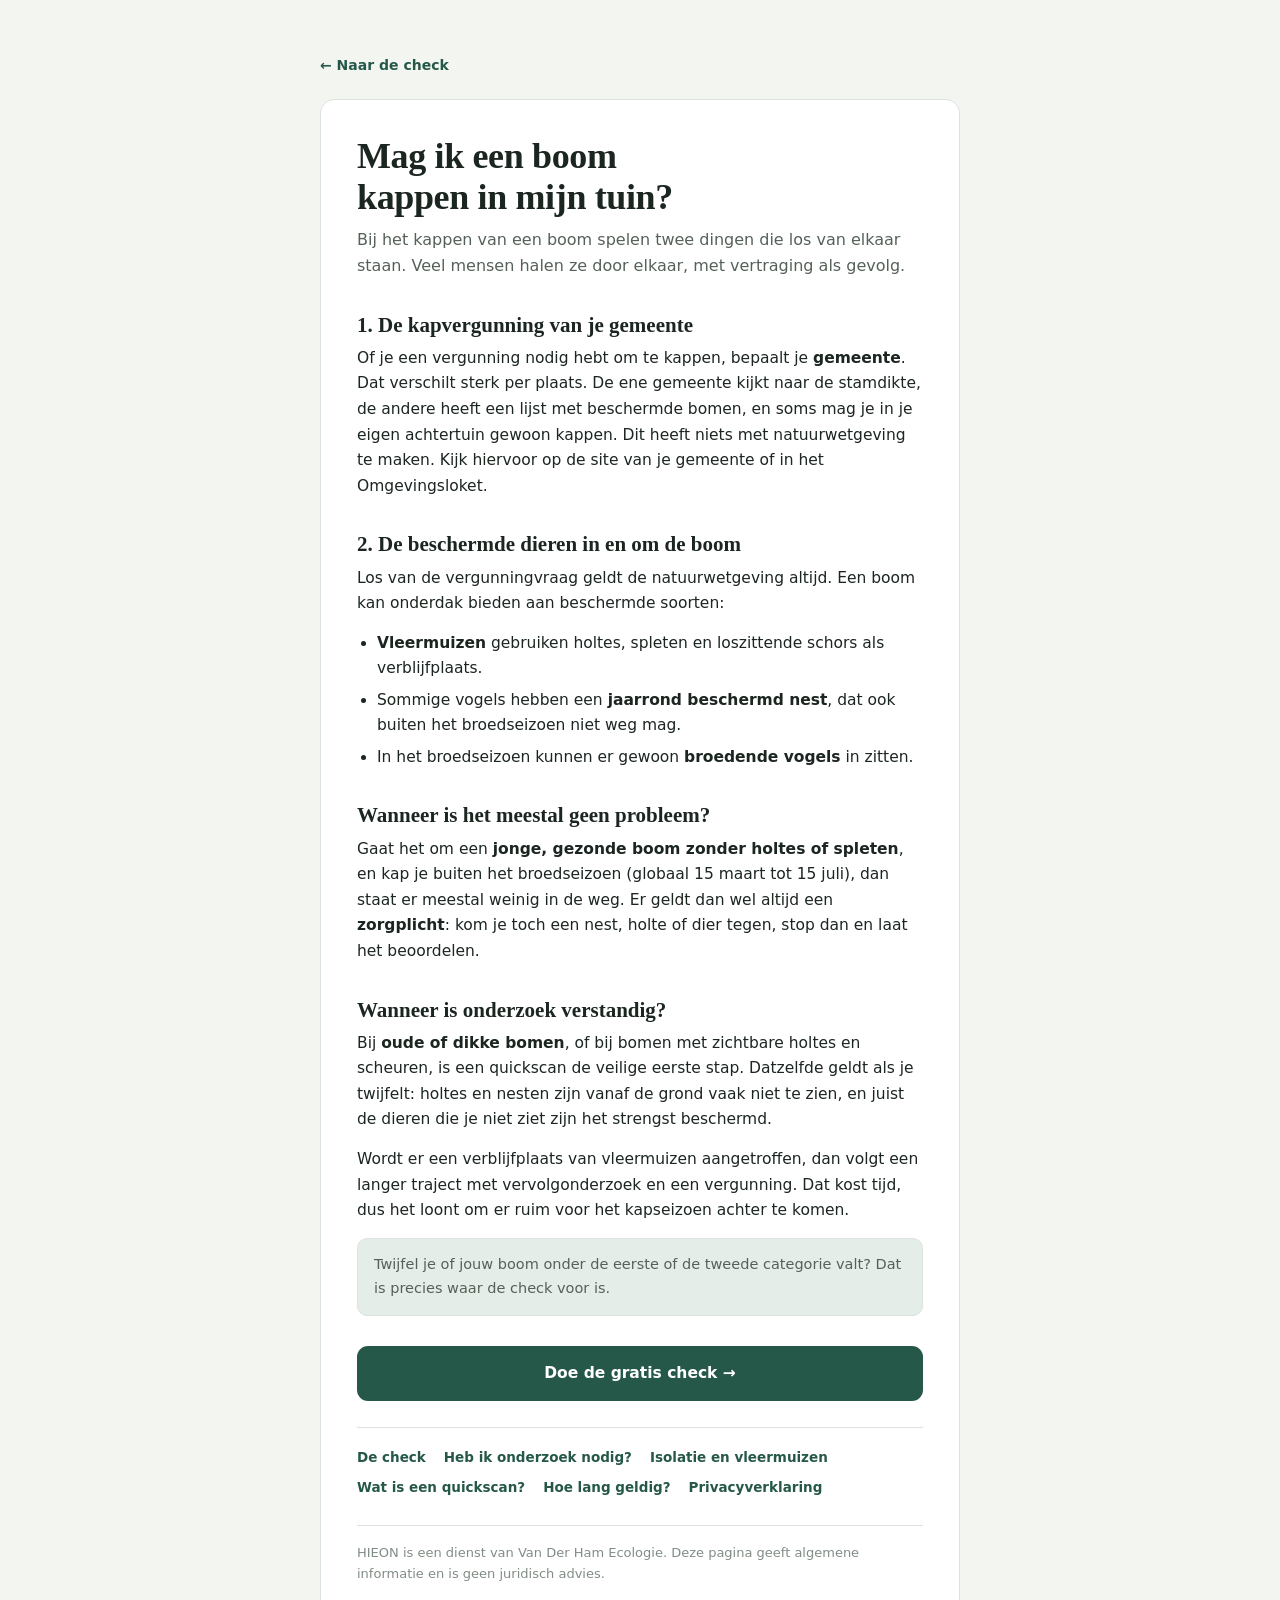
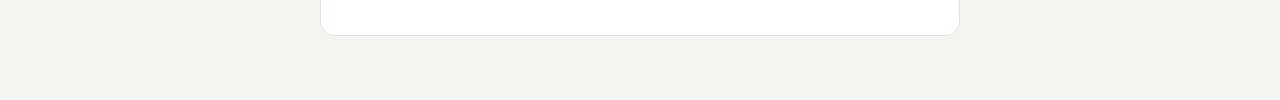
<file: boom-kappen.html>
<!doctype html>
<html lang="nl">
<head>
<meta charset="utf-8">
<meta name="viewport" content="width=device-width, initial-scale=1">
<title>Mag ik een boom kappen in mijn tuin? — HIEON</title>
<meta name="description" content="Een boom kappen: wanneer heb je een vergunning nodig, wanneer speelt er ecologie, en wanneer kun je gewoon aan de slag? Praktische uitleg in gewone taal.">
<link rel="icon" href="data:image/svg+xml,<svg xmlns='http://www.w3.org/2000/svg' viewBox='0 0 100 100'><text y='.9em' font-size='90'>&#127807;</text></svg>">
<meta name="theme-color" content="#26584A">
<meta property="og:type" content="article">
<meta property="og:url" content="https://hieon.nl/boom-kappen.html">
<meta property="og:title" content="Mag ik een boom kappen in mijn tuin?">
<meta property="og:description" content="Een boom kappen: wanneer heb je een vergunning nodig, wanneer speelt er ecologie, en wanneer kun je gewoon aan de slag? Praktische uitleg in gewone taal.">
<link rel="stylesheet" href="content.css?v=153a8fcb">
</head>
<body>
<div class="wrap">
  <a class="back" href="index.html">← Naar de check</a>
  <article class="card">
    <h1>Mag ik een boom kappen in mijn tuin?</h1>
    <p class="lead">Bij het kappen van een boom spelen twee dingen die los van elkaar staan. Veel mensen halen ze door elkaar, met vertraging als gevolg.</p>

    <h2>1. De kapvergunning van je gemeente</h2>
    <p>Of je een vergunning nodig hebt om te kappen, bepaalt je <strong>gemeente</strong>. Dat verschilt sterk per plaats. De ene gemeente kijkt naar de stamdikte, de andere heeft een lijst met beschermde bomen, en soms mag je in je eigen achtertuin gewoon kappen. Dit heeft niets met natuurwetgeving te maken. Kijk hiervoor op de site van je gemeente of in het Omgevingsloket.</p>

    <h2>2. De beschermde dieren in en om de boom</h2>
    <p>Los van de vergunningvraag geldt de natuurwetgeving altijd. Een boom kan onderdak bieden aan beschermde soorten:</p>
    <ul>
      <li><strong>Vleermuizen</strong> gebruiken holtes, spleten en loszittende schors als verblijfplaats.</li>
      <li>Sommige vogels hebben een <strong>jaarrond beschermd nest</strong>, dat ook buiten het broedseizoen niet weg mag.</li>
      <li>In het broedseizoen kunnen er gewoon <strong>broedende vogels</strong> in zitten.</li>
    </ul>

    <h2>Wanneer is het meestal geen probleem?</h2>
    <p>Gaat het om een <strong>jonge, gezonde boom zonder holtes of spleten</strong>, en kap je buiten het broedseizoen (globaal 15 maart tot 15 juli), dan staat er meestal weinig in de weg. Er geldt dan wel altijd een <strong>zorgplicht</strong>: kom je toch een nest, holte of dier tegen, stop dan en laat het beoordelen.</p>

    <h2>Wanneer is onderzoek verstandig?</h2>
    <p>Bij <strong>oude of dikke bomen</strong>, of bij bomen met zichtbare holtes en scheuren, is een quickscan de veilige eerste stap. Datzelfde geldt als je twijfelt: holtes en nesten zijn vanaf de grond vaak niet te zien, en juist de dieren die je niet ziet zijn het strengst beschermd.</p>
    <p>Wordt er een verblijfplaats van vleermuizen aangetroffen, dan volgt een langer traject met vervolgonderzoek en een vergunning. Dat kost tijd, dus het loont om er ruim voor het kapseizoen achter te komen.</p>

    <div class="note">Twijfel je of jouw boom onder de eerste of de tweede categorie valt? Dat is precies waar de check voor is.</div>

    <a class="cta" href="index.html">Doe de gratis check →</a>

    <div class="foot-links">
      <a href="index.html">De check</a>
      <a href="heb-ik-onderzoek-nodig.html">Heb ik onderzoek nodig?</a>
      <a href="isolatie-en-vleermuizen.html">Isolatie en vleermuizen</a>
      <a href="quickscan.html">Wat is een quickscan?</a>
      <a href="geldigheid-quickscan.html">Hoe lang geldig?</a>
      <a href="privacy.html">Privacyverklaring</a>
    </div>
    <p class="meta">HIEON is een dienst van Van Der Ham Ecologie. Deze pagina geeft algemene informatie en is geen juridisch advies.</p>
  </article>
</div>
<script data-goatcounter="https://hieon.goatcounter.com/count" async src="https://gc.zgo.at/count.js"></script>
</body>
</html>
</file>
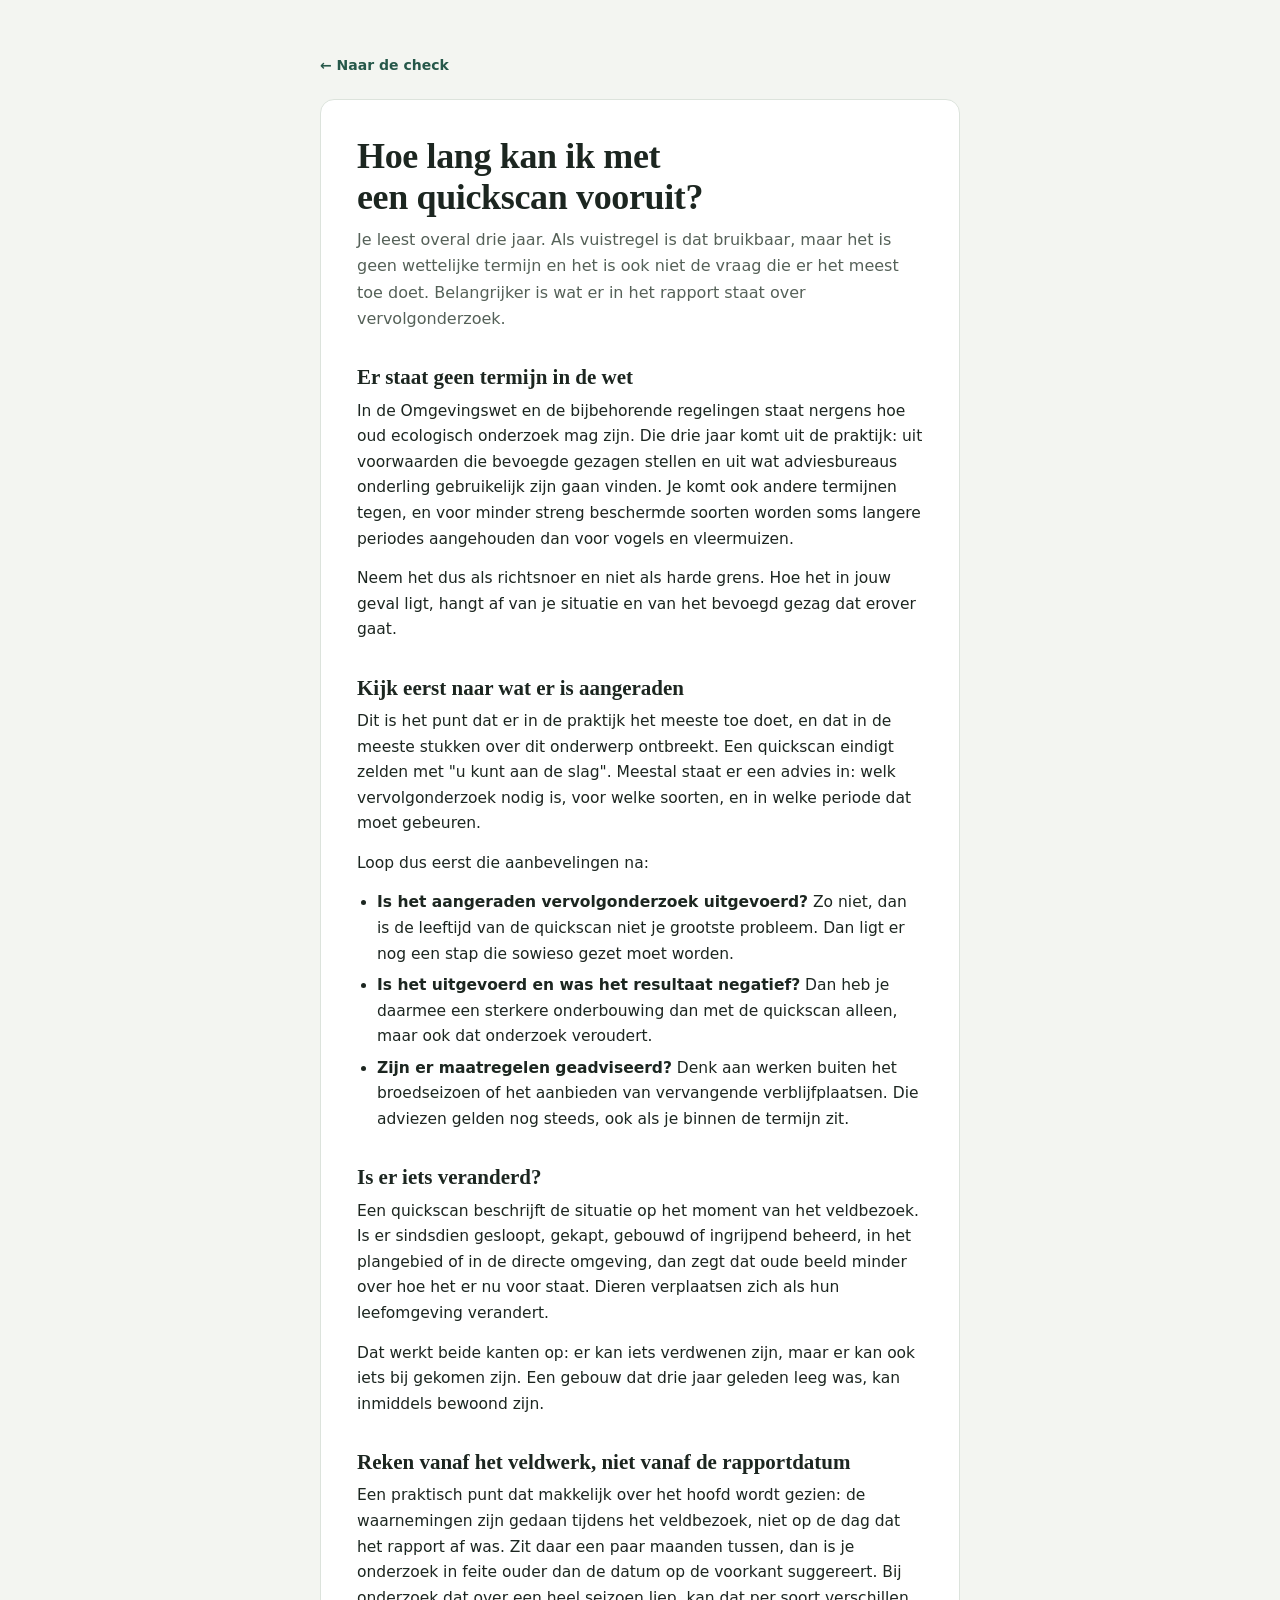
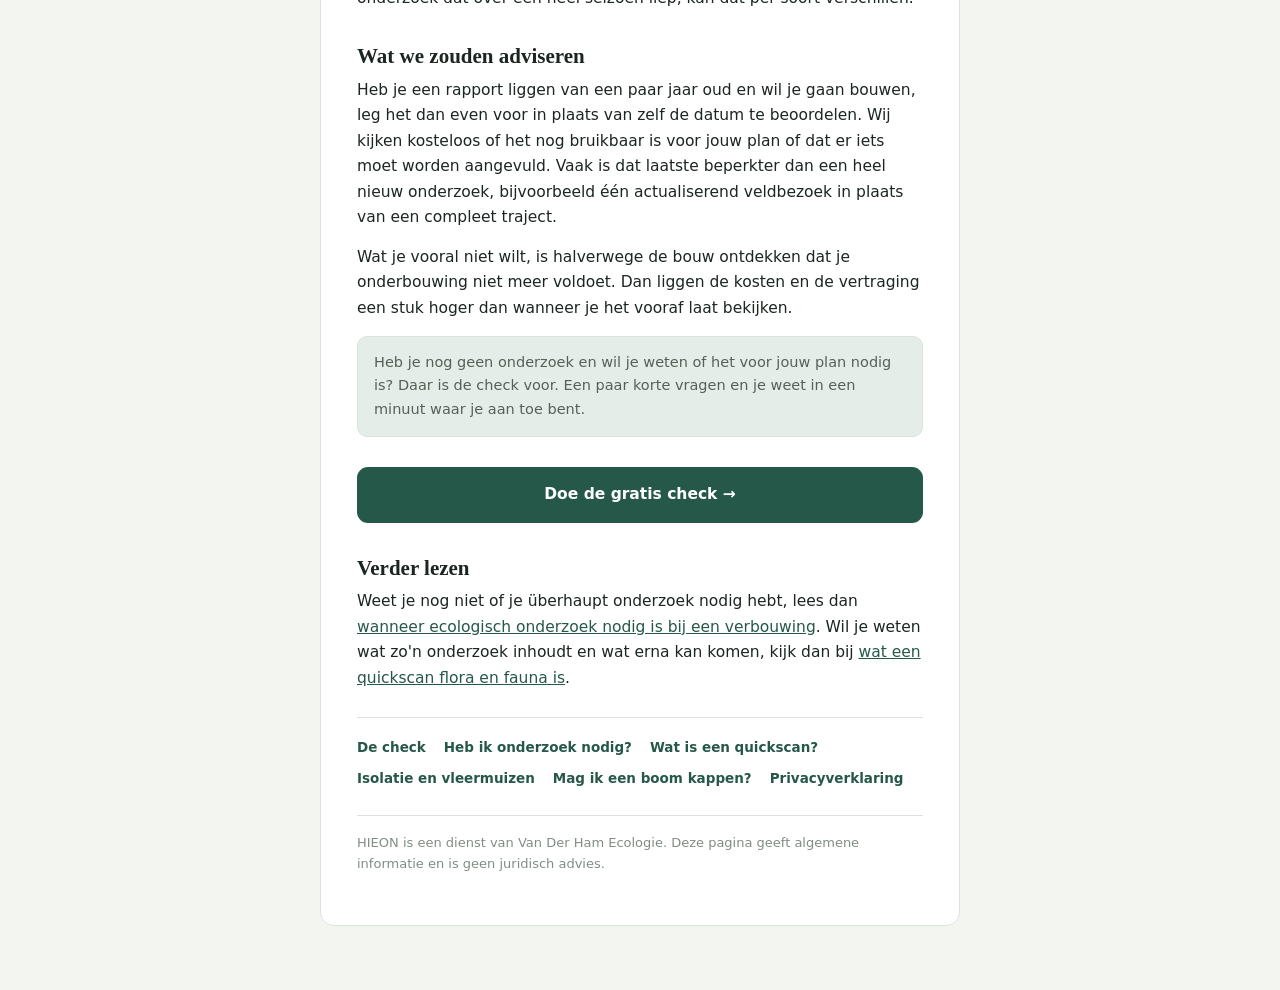
<file: geldigheid-quickscan.html>
<!doctype html>
<html lang="nl">
<head>
<meta charset="utf-8">
<meta name="viewport" content="width=device-width, initial-scale=1">
<title>Hoe lang kan ik met een quickscan vooruit? — HIEON</title>
<meta name="description" content="Drie jaar, hoor je vaak. Maar er staat geen termijn in de wet, en belangrijker dan de datum is wat er in het rapport aan vervolgonderzoek wordt aangeraden.">
<link rel="icon" href="data:image/svg+xml,<svg xmlns='http://www.w3.org/2000/svg' viewBox='0 0 100 100'><text y='.9em' font-size='90'>&#127807;</text></svg>">
<meta name="theme-color" content="#26584A">
<meta property="og:type" content="article">
<meta property="og:url" content="https://hieon.nl/geldigheid-quickscan.html">
<meta property="og:title" content="Hoe lang kan ik met een quickscan vooruit?">
<meta property="og:description" content="Drie jaar, hoor je vaak. Maar er staat geen termijn in de wet, en belangrijker dan de datum is wat er in het rapport aan vervolgonderzoek wordt aangeraden.">
<link rel="stylesheet" href="content.css?v=153a8fcb">
</head>
<body>
<div class="wrap">
  <a class="back" href="index.html">← Naar de check</a>
  <article class="card">
    <h1>Hoe lang kan ik met een quickscan vooruit?</h1>
    <p class="lead">Je leest overal drie jaar. Als vuistregel is dat bruikbaar, maar het is geen wettelijke termijn en het is ook niet de vraag die er het meest toe doet. Belangrijker is wat er in het rapport staat over vervolgonderzoek.</p>

    <h2>Er staat geen termijn in de wet</h2>
    <p>In de Omgevingswet en de bijbehorende regelingen staat nergens hoe oud ecologisch onderzoek mag zijn. Die drie jaar komt uit de praktijk: uit voorwaarden die bevoegde gezagen stellen en uit wat adviesbureaus onderling gebruikelijk zijn gaan vinden. Je komt ook andere termijnen tegen, en voor minder streng beschermde soorten worden soms langere periodes aangehouden dan voor vogels en vleermuizen.</p>
    <p>Neem het dus als richtsnoer en niet als harde grens. Hoe het in jouw geval ligt, hangt af van je situatie en van het bevoegd gezag dat erover gaat.</p>

    <h2>Kijk eerst naar wat er is aangeraden</h2>
    <p>Dit is het punt dat er in de praktijk het meeste toe doet, en dat in de meeste stukken over dit onderwerp ontbreekt. Een quickscan eindigt zelden met "u kunt aan de slag". Meestal staat er een advies in: welk vervolgonderzoek nodig is, voor welke soorten, en in welke periode dat moet gebeuren.</p>
    <p>Loop dus eerst die aanbevelingen na:</p>
    <ul>
      <li><strong>Is het aangeraden vervolgonderzoek uitgevoerd?</strong> Zo niet, dan is de leeftijd van de quickscan niet je grootste probleem. Dan ligt er nog een stap die sowieso gezet moet worden.</li>
      <li><strong>Is het uitgevoerd en was het resultaat negatief?</strong> Dan heb je daarmee een sterkere onderbouwing dan met de quickscan alleen, maar ook dat onderzoek veroudert.</li>
      <li><strong>Zijn er maatregelen geadviseerd?</strong> Denk aan werken buiten het broedseizoen of het aanbieden van vervangende verblijfplaatsen. Die adviezen gelden nog steeds, ook als je binnen de termijn zit.</li>
    </ul>

    <h2>Is er iets veranderd?</h2>
    <p>Een quickscan beschrijft de situatie op het moment van het veldbezoek. Is er sindsdien gesloopt, gekapt, gebouwd of ingrijpend beheerd, in het plangebied of in de directe omgeving, dan zegt dat oude beeld minder over hoe het er nu voor staat. Dieren verplaatsen zich als hun leefomgeving verandert.</p>
    <p>Dat werkt beide kanten op: er kan iets verdwenen zijn, maar er kan ook iets bij gekomen zijn. Een gebouw dat drie jaar geleden leeg was, kan inmiddels bewoond zijn.</p>

    <h2>Reken vanaf het veldwerk, niet vanaf de rapportdatum</h2>
    <p>Een praktisch punt dat makkelijk over het hoofd wordt gezien: de waarnemingen zijn gedaan tijdens het veldbezoek, niet op de dag dat het rapport af was. Zit daar een paar maanden tussen, dan is je onderzoek in feite ouder dan de datum op de voorkant suggereert. Bij onderzoek dat over een heel seizoen liep, kan dat per soort verschillen.</p>

    <h2>Wat we zouden adviseren</h2>
    <p>Heb je een rapport liggen van een paar jaar oud en wil je gaan bouwen, leg het dan even voor in plaats van zelf de datum te beoordelen. Wij kijken kosteloos of het nog bruikbaar is voor jouw plan of dat er iets moet worden aangevuld. Vaak is dat laatste beperkter dan een heel nieuw onderzoek, bijvoorbeeld één actualiserend veldbezoek in plaats van een compleet traject.</p>
    <p>Wat je vooral niet wilt, is halverwege de bouw ontdekken dat je onderbouwing niet meer voldoet. Dan liggen de kosten en de vertraging een stuk hoger dan wanneer je het vooraf laat bekijken.</p>

    <div class="note">Heb je nog geen onderzoek en wil je weten of het voor jouw plan nodig is? Daar is de check voor. Een paar korte vragen en je weet in een minuut waar je aan toe bent.</div>

    <a class="cta" href="index.html">Doe de gratis check →</a>

    <h2>Verder lezen</h2>
    <p>Weet je nog niet of je überhaupt onderzoek nodig hebt, lees dan <a href="heb-ik-onderzoek-nodig.html">wanneer ecologisch onderzoek nodig is bij een verbouwing</a>. Wil je weten wat zo'n onderzoek inhoudt en wat erna kan komen, kijk dan bij <a href="quickscan.html">wat een quickscan flora en fauna is</a>.</p>

    <div class="foot-links">
      <a href="index.html">De check</a>
      <a href="heb-ik-onderzoek-nodig.html">Heb ik onderzoek nodig?</a>
      <a href="quickscan.html">Wat is een quickscan?</a>
      <a href="isolatie-en-vleermuizen.html">Isolatie en vleermuizen</a>
      <a href="boom-kappen.html">Mag ik een boom kappen?</a>
      <a href="privacy.html">Privacyverklaring</a>
    </div>
    <p class="meta">HIEON is een dienst van Van Der Ham Ecologie. Deze pagina geeft algemene informatie en is geen juridisch advies.</p>
  </article>
</div>
<script data-goatcounter="https://hieon.goatcounter.com/count" async src="https://gc.zgo.at/count.js"></script>
</body>
</html>
</file>
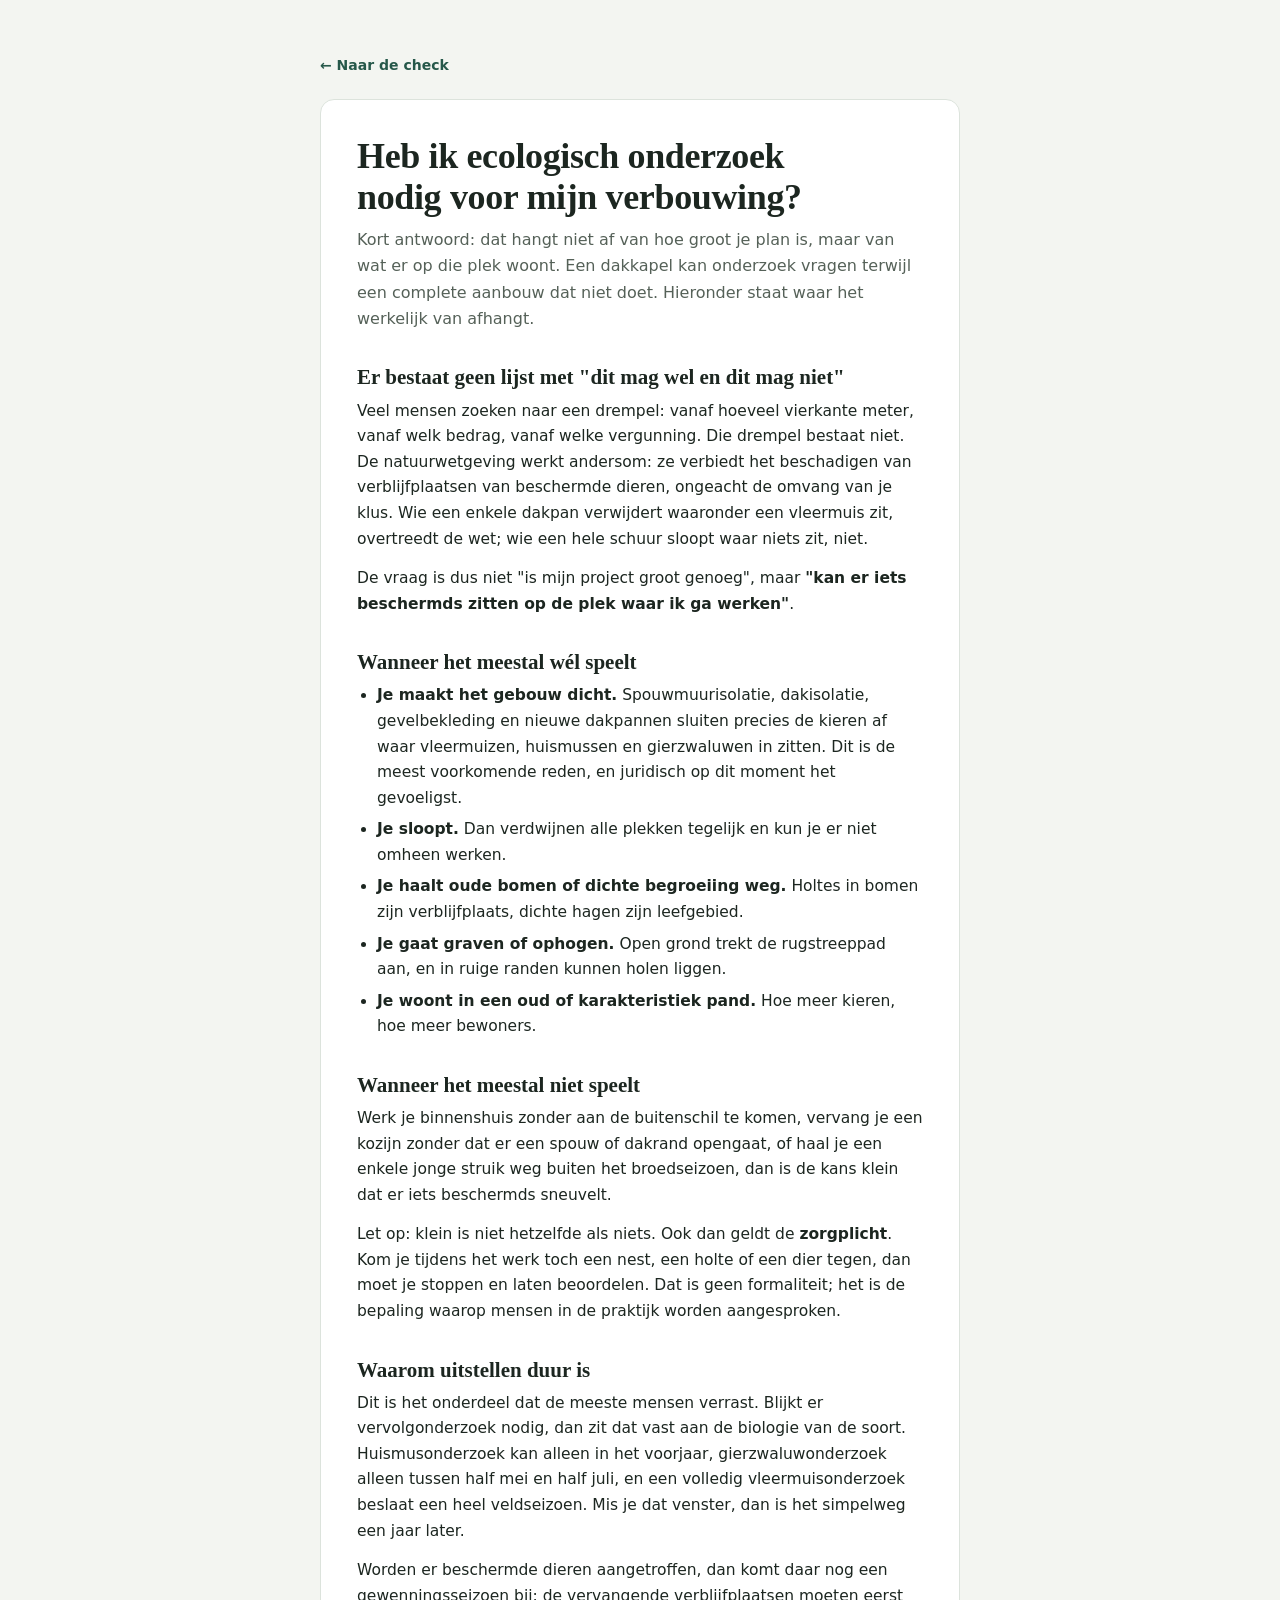
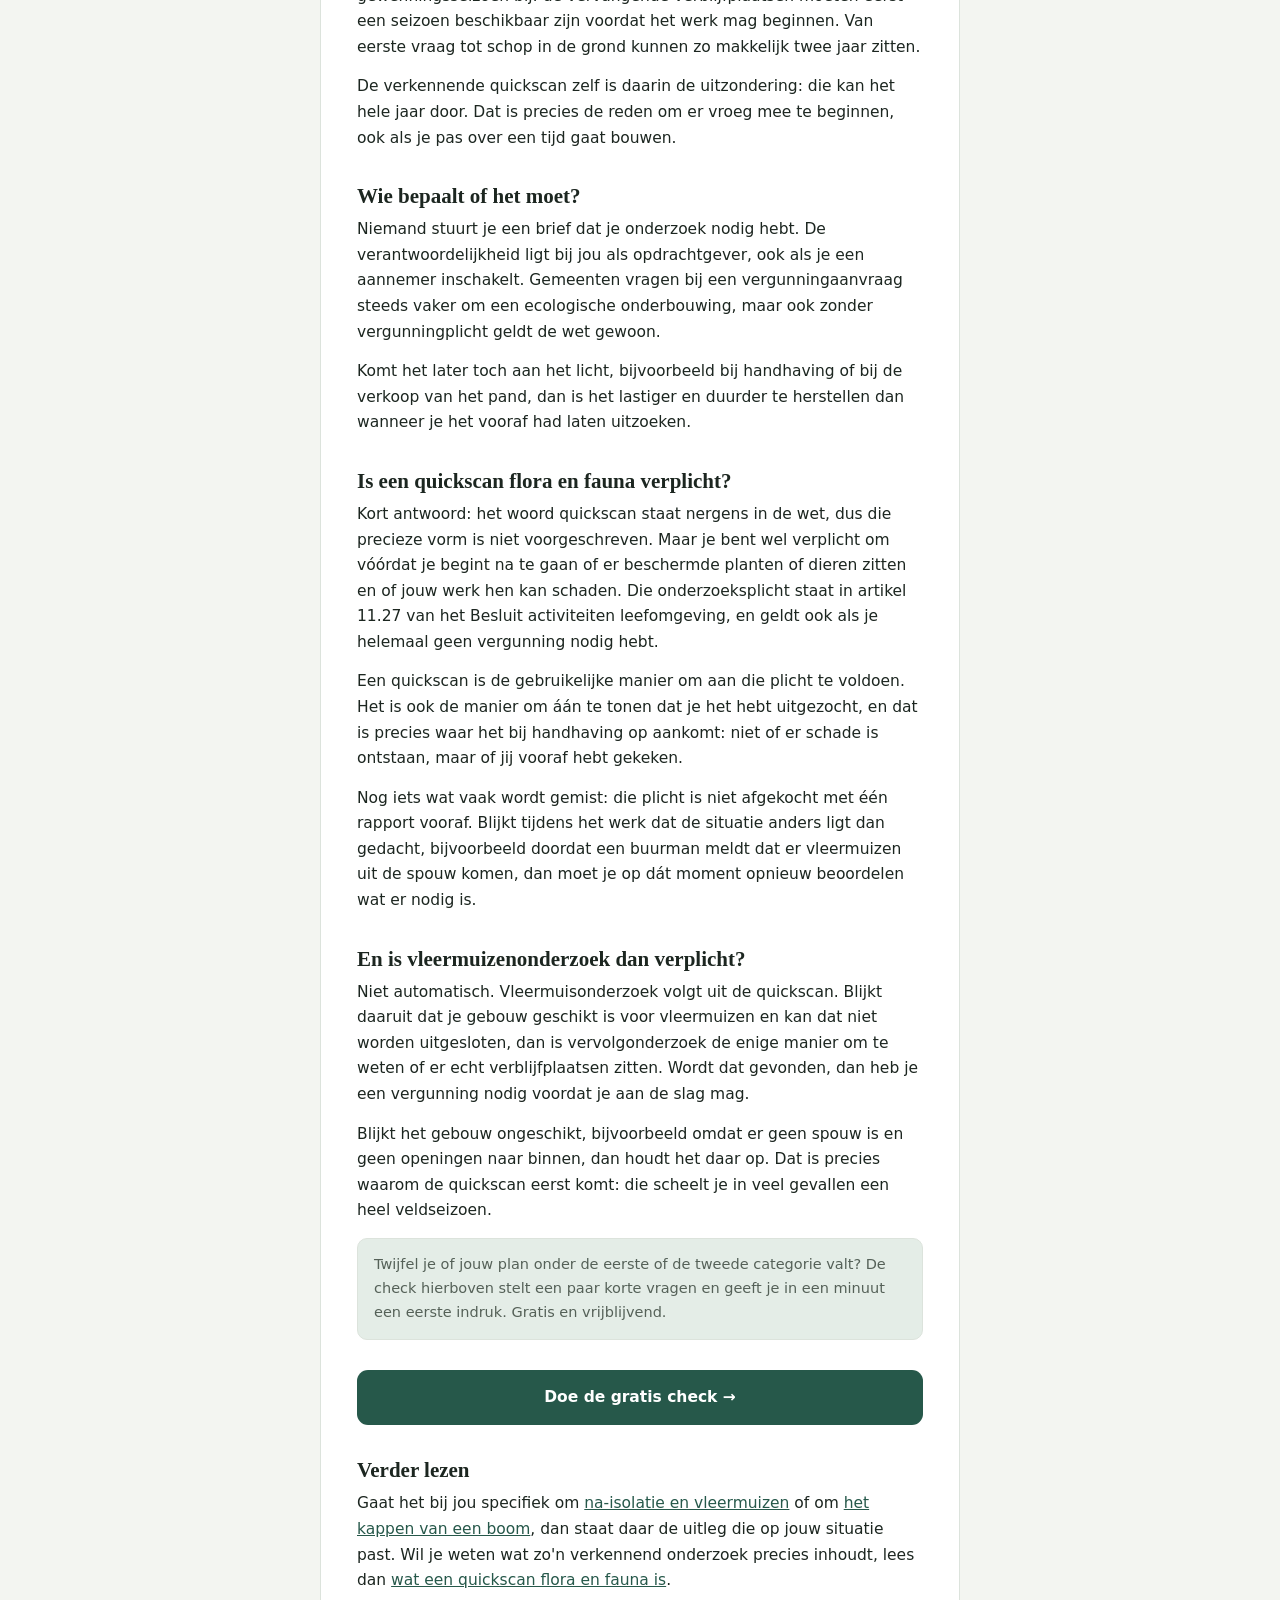
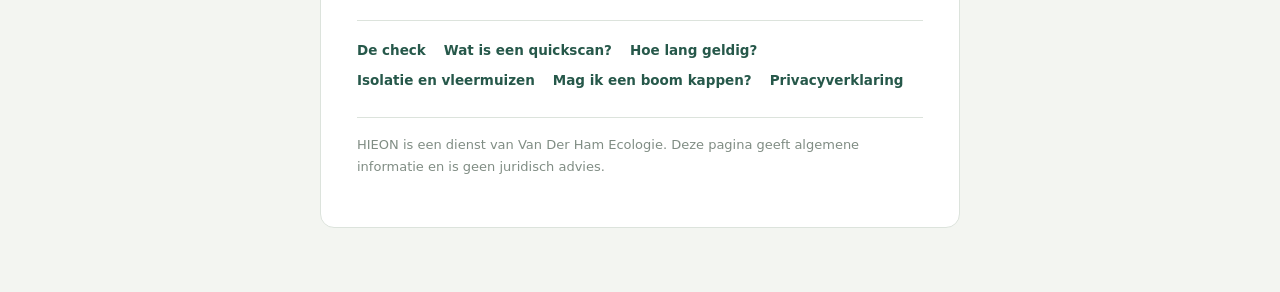
<file: heb-ik-onderzoek-nodig.html>
<!doctype html>
<html lang="nl">
<head>
<meta charset="utf-8">
<meta name="viewport" content="width=device-width, initial-scale=1">
<title>Heb ik ecologisch onderzoek nodig voor mijn verbouwing? — HIEON</title>
<meta name="description" content="Wanneer is ecologisch onderzoek verplicht bij verbouwen, isoleren, slopen of bomen kappen? Uitleg in gewone taal, met de gevallen waarin het meestal niet hoeft.">
<link rel="icon" href="data:image/svg+xml,<svg xmlns='http://www.w3.org/2000/svg' viewBox='0 0 100 100'><text y='.9em' font-size='90'>&#127807;</text></svg>">
<meta name="theme-color" content="#26584A">
<meta property="og:type" content="article">
<meta property="og:url" content="https://hieon.nl/heb-ik-onderzoek-nodig.html">
<meta property="og:title" content="Heb ik ecologisch onderzoek nodig voor mijn verbouwing?">
<meta property="og:description" content="Wanneer is ecologisch onderzoek verplicht bij verbouwen, isoleren, slopen of bomen kappen? Uitleg in gewone taal, met de gevallen waarin het meestal niet hoeft.">
<link rel="stylesheet" href="content.css?v=153a8fcb">
</head>
<body>
<div class="wrap">
  <a class="back" href="index.html">← Naar de check</a>
  <article class="card">
    <h1>Heb ik ecologisch onderzoek nodig voor mijn verbouwing?</h1>
    <p class="lead">Kort antwoord: dat hangt niet af van hoe groot je plan is, maar van wat er op die plek woont. Een dakkapel kan onderzoek vragen terwijl een complete aanbouw dat niet doet. Hieronder staat waar het werkelijk van afhangt.</p>

    <h2>Er bestaat geen lijst met "dit mag wel en dit mag niet"</h2>
    <p>Veel mensen zoeken naar een drempel: vanaf hoeveel vierkante meter, vanaf welk bedrag, vanaf welke vergunning. Die drempel bestaat niet. De natuurwetgeving werkt andersom: ze verbiedt het beschadigen van verblijfplaatsen van beschermde dieren, ongeacht de omvang van je klus. Wie een enkele dakpan verwijdert waaronder een vleermuis zit, overtreedt de wet; wie een hele schuur sloopt waar niets zit, niet.</p>
    <p>De vraag is dus niet "is mijn project groot genoeg", maar <strong>"kan er iets beschermds zitten op de plek waar ik ga werken"</strong>.</p>

    <h2>Wanneer het meestal wél speelt</h2>
    <ul>
      <li><strong>Je maakt het gebouw dicht.</strong> Spouwmuurisolatie, dakisolatie, gevelbekleding en nieuwe dakpannen sluiten precies de kieren af waar vleermuizen, huismussen en gierzwaluwen in zitten. Dit is de meest voorkomende reden, en juridisch op dit moment het gevoeligst.</li>
      <li><strong>Je sloopt.</strong> Dan verdwijnen alle plekken tegelijk en kun je er niet omheen werken.</li>
      <li><strong>Je haalt oude bomen of dichte begroeiing weg.</strong> Holtes in bomen zijn verblijfplaats, dichte hagen zijn leefgebied.</li>
      <li><strong>Je gaat graven of ophogen.</strong> Open grond trekt de rugstreeppad aan, en in ruige randen kunnen holen liggen.</li>
      <li><strong>Je woont in een oud of karakteristiek pand.</strong> Hoe meer kieren, hoe meer bewoners.</li>
    </ul>

    <h2>Wanneer het meestal niet speelt</h2>
    <p>Werk je binnenshuis zonder aan de buitenschil te komen, vervang je een kozijn zonder dat er een spouw of dakrand opengaat, of haal je een enkele jonge struik weg buiten het broedseizoen, dan is de kans klein dat er iets beschermds sneuvelt.</p>
    <p>Let op: klein is niet hetzelfde als niets. Ook dan geldt de <strong>zorgplicht</strong>. Kom je tijdens het werk toch een nest, een holte of een dier tegen, dan moet je stoppen en laten beoordelen. Dat is geen formaliteit; het is de bepaling waarop mensen in de praktijk worden aangesproken.</p>

    <h2>Waarom uitstellen duur is</h2>
    <p>Dit is het onderdeel dat de meeste mensen verrast. Blijkt er vervolgonderzoek nodig, dan zit dat vast aan de biologie van de soort. Huismusonderzoek kan alleen in het voorjaar, gierzwaluwonderzoek alleen tussen half mei en half juli, en een volledig vleermuisonderzoek beslaat een heel veldseizoen. Mis je dat venster, dan is het simpelweg een jaar later.</p>
    <p>Worden er beschermde dieren aangetroffen, dan komt daar nog een gewenningsseizoen bij: de vervangende verblijfplaatsen moeten eerst een seizoen beschikbaar zijn voordat het werk mag beginnen. Van eerste vraag tot schop in de grond kunnen zo makkelijk twee jaar zitten.</p>
    <p>De verkennende quickscan zelf is daarin de uitzondering: die kan het hele jaar door. Dat is precies de reden om er vroeg mee te beginnen, ook als je pas over een tijd gaat bouwen.</p>

    <h2>Wie bepaalt of het moet?</h2>
    <p>Niemand stuurt je een brief dat je onderzoek nodig hebt. De verantwoordelijkheid ligt bij jou als opdrachtgever, ook als je een aannemer inschakelt. Gemeenten vragen bij een vergunningaanvraag steeds vaker om een ecologische onderbouwing, maar ook zonder vergunningplicht geldt de wet gewoon.</p>
    <p>Komt het later toch aan het licht, bijvoorbeeld bij handhaving of bij de verkoop van het pand, dan is het lastiger en duurder te herstellen dan wanneer je het vooraf had laten uitzoeken.</p>

    <h2>Is een quickscan flora en fauna verplicht?</h2>
    <p>Kort antwoord: het woord quickscan staat nergens in de wet, dus die precieze vorm is niet voorgeschreven. Maar je bent wel verplicht om vóórdat je begint na te gaan of er beschermde planten of dieren zitten en of jouw werk hen kan schaden. Die onderzoeksplicht staat in artikel 11.27 van het Besluit activiteiten leefomgeving, en geldt ook als je helemaal geen vergunning nodig hebt.</p>
    <p>Een quickscan is de gebruikelijke manier om aan die plicht te voldoen. Het is ook de manier om áán te tonen dat je het hebt uitgezocht, en dat is precies waar het bij handhaving op aankomt: niet of er schade is ontstaan, maar of jij vooraf hebt gekeken.</p>
    <p>Nog iets wat vaak wordt gemist: die plicht is niet afgekocht met één rapport vooraf. Blijkt tijdens het werk dat de situatie anders ligt dan gedacht, bijvoorbeeld doordat een buurman meldt dat er vleermuizen uit de spouw komen, dan moet je op dát moment opnieuw beoordelen wat er nodig is.</p>

    <h2>En is vleermuizenonderzoek dan verplicht?</h2>
    <p>Niet automatisch. Vleermuisonderzoek volgt uit de quickscan. Blijkt daaruit dat je gebouw geschikt is voor vleermuizen en kan dat niet worden uitgesloten, dan is vervolgonderzoek de enige manier om te weten of er echt verblijfplaatsen zitten. Wordt dat gevonden, dan heb je een vergunning nodig voordat je aan de slag mag.</p>
    <p>Blijkt het gebouw ongeschikt, bijvoorbeeld omdat er geen spouw is en geen openingen naar binnen, dan houdt het daar op. Dat is precies waarom de quickscan eerst komt: die scheelt je in veel gevallen een heel veldseizoen.</p>

    <div class="note">Twijfel je of jouw plan onder de eerste of de tweede categorie valt? De check hierboven stelt een paar korte vragen en geeft je in een minuut een eerste indruk. Gratis en vrijblijvend.</div>

    <a class="cta" href="index.html">Doe de gratis check →</a>

    <h2>Verder lezen</h2>
    <p>Gaat het bij jou specifiek om <a href="isolatie-en-vleermuizen.html">na-isolatie en vleermuizen</a> of om <a href="boom-kappen.html">het kappen van een boom</a>, dan staat daar de uitleg die op jouw situatie past. Wil je weten wat zo'n verkennend onderzoek precies inhoudt, lees dan <a href="quickscan.html">wat een quickscan flora en fauna is</a>.</p>

    <div class="foot-links">
      <a href="index.html">De check</a>
      <a href="quickscan.html">Wat is een quickscan?</a>
      <a href="geldigheid-quickscan.html">Hoe lang geldig?</a>
      <a href="isolatie-en-vleermuizen.html">Isolatie en vleermuizen</a>
      <a href="boom-kappen.html">Mag ik een boom kappen?</a>
      <a href="privacy.html">Privacyverklaring</a>
    </div>
    <p class="meta">HIEON is een dienst van Van Der Ham Ecologie. Deze pagina geeft algemene informatie en is geen juridisch advies.</p>
  </article>
</div>
<script data-goatcounter="https://hieon.goatcounter.com/count" async src="https://gc.zgo.at/count.js"></script>
</body>
</html>
</file>
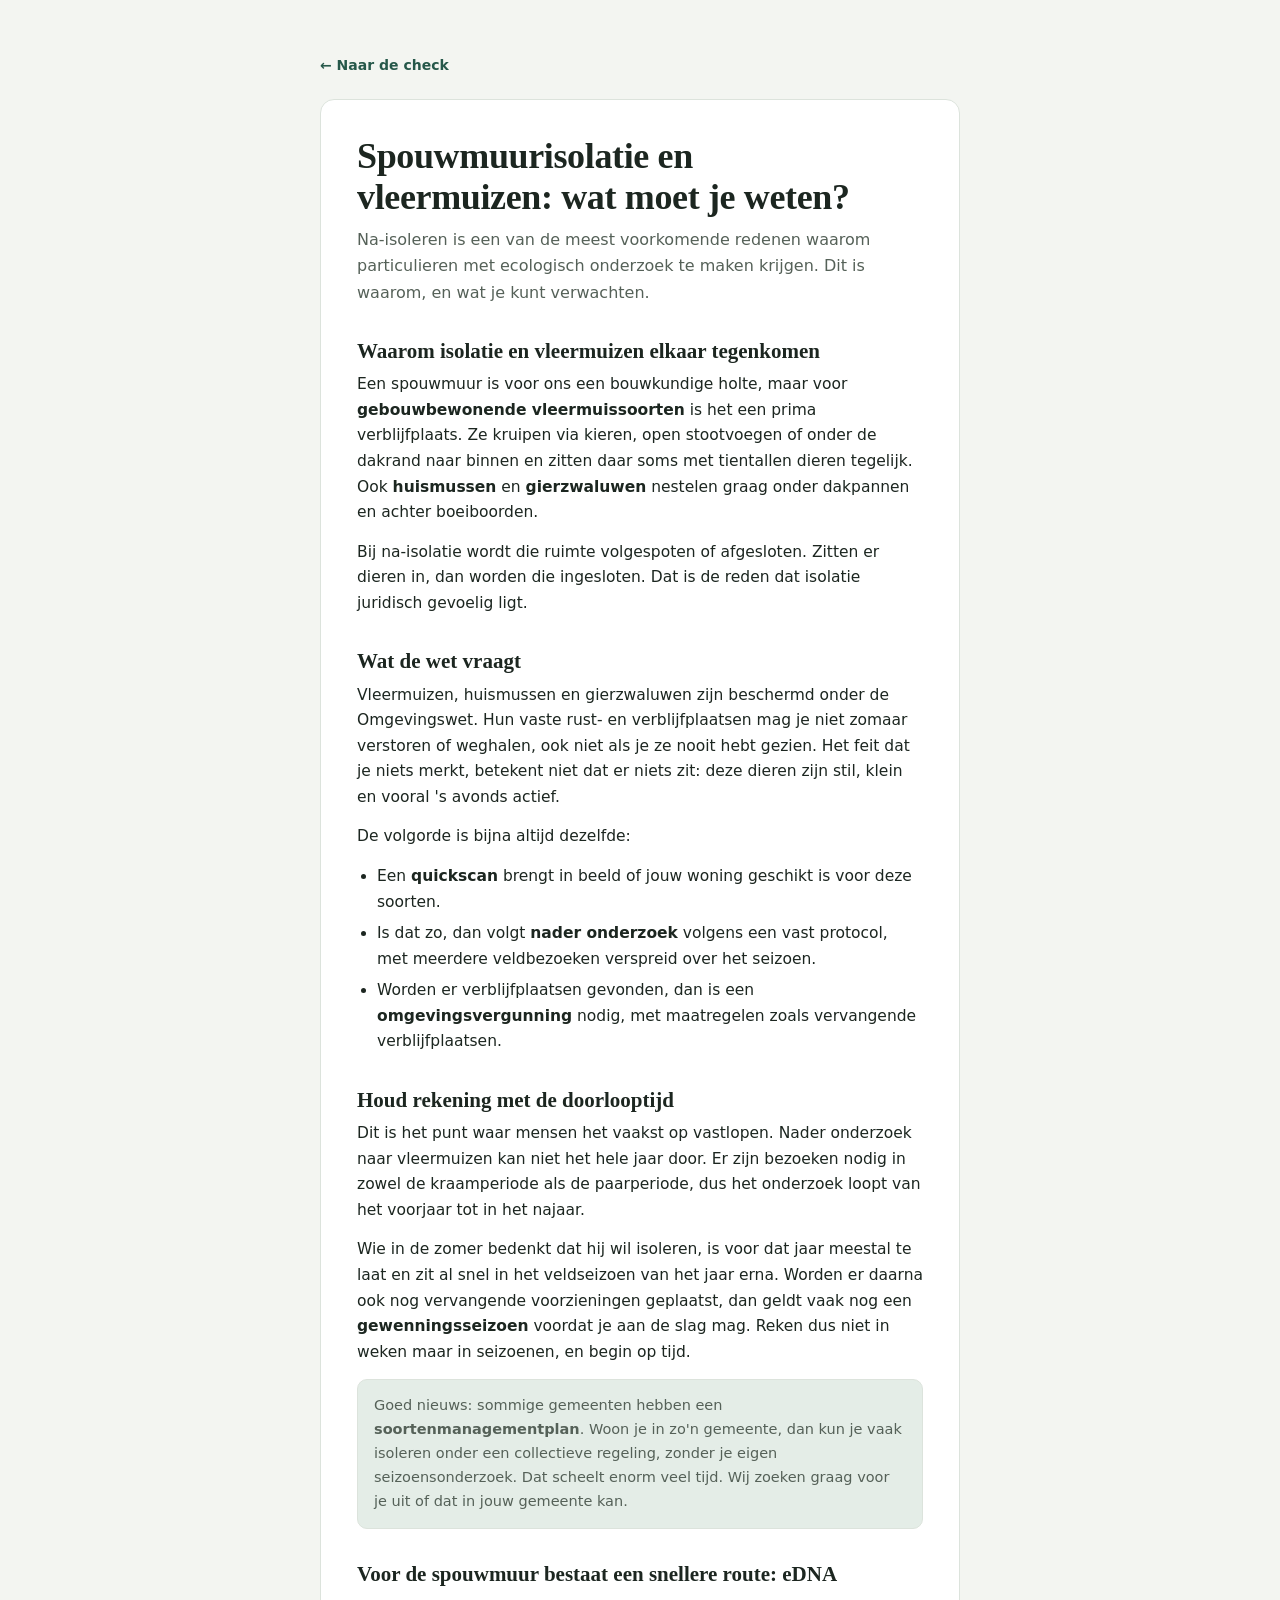
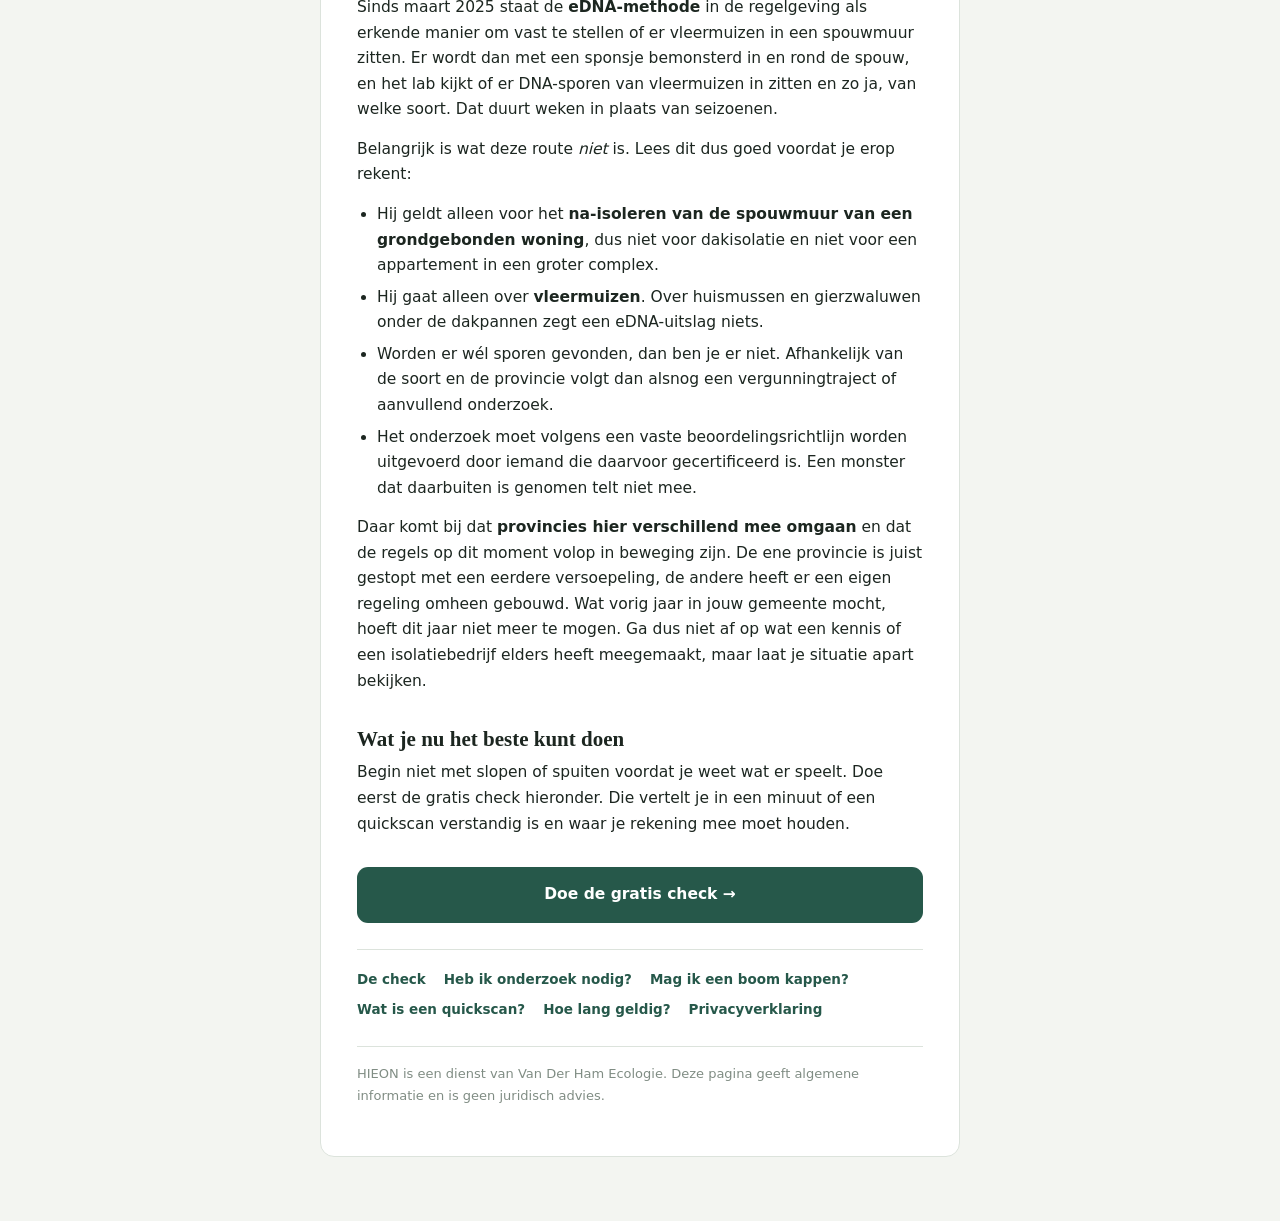
<file: isolatie-en-vleermuizen.html>
<!doctype html>
<html lang="nl">
<head>
<meta charset="utf-8">
<meta name="viewport" content="width=device-width, initial-scale=1">
<title>Spouwmuurisolatie en vleermuizen: wat moet je weten? — HIEON</title>
<meta name="description" content="Wil je je huis na-isoleren? In spouwmuren en onder dakpannen wonen vaak vleermuizen, huismussen en gierzwaluwen. Dit moet je weten voordat je begint.">
<link rel="icon" href="data:image/svg+xml,<svg xmlns='http://www.w3.org/2000/svg' viewBox='0 0 100 100'><text y='.9em' font-size='90'>&#127807;</text></svg>">
<meta name="theme-color" content="#26584A">
<meta property="og:type" content="article">
<meta property="og:url" content="https://hieon.nl/isolatie-en-vleermuizen.html">
<meta property="og:title" content="Spouwmuurisolatie en vleermuizen: wat moet je weten?">
<meta property="og:description" content="Wil je je huis na-isoleren? In spouwmuren en onder dakpannen wonen vaak vleermuizen, huismussen en gierzwaluwen. Dit moet je weten voordat je begint.">
<link rel="stylesheet" href="content.css?v=153a8fcb">
</head>
<body>
<div class="wrap">
  <a class="back" href="index.html">← Naar de check</a>
  <article class="card">
    <h1>Spouwmuurisolatie en vleermuizen: wat moet je weten?</h1>
    <p class="lead">Na-isoleren is een van de meest voorkomende redenen waarom particulieren met ecologisch onderzoek te maken krijgen. Dit is waarom, en wat je kunt verwachten.</p>

    <h2>Waarom isolatie en vleermuizen elkaar tegenkomen</h2>
    <p>Een spouwmuur is voor ons een bouwkundige holte, maar voor <strong>gebouwbewonende vleermuissoorten</strong> is het een prima verblijfplaats. Ze kruipen via kieren, open stootvoegen of onder de dakrand naar binnen en zitten daar soms met tientallen dieren tegelijk. Ook <strong>huismussen</strong> en <strong>gierzwaluwen</strong> nestelen graag onder dakpannen en achter boeiboorden.</p>
    <p>Bij na-isolatie wordt die ruimte volgespoten of afgesloten. Zitten er dieren in, dan worden die ingesloten. Dat is de reden dat isolatie juridisch gevoelig ligt.</p>

    <h2>Wat de wet vraagt</h2>
    <p>Vleermuizen, huismussen en gierzwaluwen zijn beschermd onder de Omgevingswet. Hun vaste rust- en verblijfplaatsen mag je niet zomaar verstoren of weghalen, ook niet als je ze nooit hebt gezien. Het feit dat je niets merkt, betekent niet dat er niets zit: deze dieren zijn stil, klein en vooral 's avonds actief.</p>
    <p>De volgorde is bijna altijd dezelfde:</p>
    <ul>
      <li>Een <strong>quickscan</strong> brengt in beeld of jouw woning geschikt is voor deze soorten.</li>
      <li>Is dat zo, dan volgt <strong>nader onderzoek</strong> volgens een vast protocol, met meerdere veldbezoeken verspreid over het seizoen.</li>
      <li>Worden er verblijfplaatsen gevonden, dan is een <strong>omgevingsvergunning</strong> nodig, met maatregelen zoals vervangende verblijfplaatsen.</li>
    </ul>

    <h2>Houd rekening met de doorlooptijd</h2>
    <p>Dit is het punt waar mensen het vaakst op vastlopen. Nader onderzoek naar vleermuizen kan niet het hele jaar door. Er zijn bezoeken nodig in zowel de kraamperiode als de paarperiode, dus het onderzoek loopt van het voorjaar tot in het najaar.</p>
    <p>Wie in de zomer bedenkt dat hij wil isoleren, is voor dat jaar meestal te laat en zit al snel in het veldseizoen van het jaar erna. Worden er daarna ook nog vervangende voorzieningen geplaatst, dan geldt vaak nog een <strong>gewenningsseizoen</strong> voordat je aan de slag mag. Reken dus niet in weken maar in seizoenen, en begin op tijd.</p>

    <div class="note">Goed nieuws: sommige gemeenten hebben een <strong>soortenmanagementplan</strong>. Woon je in zo'n gemeente, dan kun je vaak isoleren onder een collectieve regeling, zonder je eigen seizoensonderzoek. Dat scheelt enorm veel tijd. Wij zoeken graag voor je uit of dat in jouw gemeente kan.</div>

    <h2>Voor de spouwmuur bestaat een snellere route: eDNA</h2>
    <p>Sinds maart 2025 staat de <strong>eDNA-methode</strong> in de regelgeving als erkende manier om vast te stellen of er vleermuizen in een spouwmuur zitten. Er wordt dan met een sponsje bemonsterd in en rond de spouw, en het lab kijkt of er DNA-sporen van vleermuizen in zitten en zo ja, van welke soort. Dat duurt weken in plaats van seizoenen.</p>
    <p>Belangrijk is wat deze route <em>niet</em> is. Lees dit dus goed voordat je erop rekent:</p>
    <ul>
      <li>Hij geldt alleen voor het <strong>na-isoleren van de spouwmuur van een grondgebonden woning</strong>, dus niet voor dakisolatie en niet voor een appartement in een groter complex.</li>
      <li>Hij gaat alleen over <strong>vleermuizen</strong>. Over huismussen en gierzwaluwen onder de dakpannen zegt een eDNA-uitslag niets.</li>
      <li>Worden er wél sporen gevonden, dan ben je er niet. Afhankelijk van de soort en de provincie volgt dan alsnog een vergunningtraject of aanvullend onderzoek.</li>
      <li>Het onderzoek moet volgens een vaste beoordelingsrichtlijn worden uitgevoerd door iemand die daarvoor gecertificeerd is. Een monster dat daarbuiten is genomen telt niet mee.</li>
    </ul>
    <p>Daar komt bij dat <strong>provincies hier verschillend mee omgaan</strong> en dat de regels op dit moment volop in beweging zijn. De ene provincie is juist gestopt met een eerdere versoepeling, de andere heeft er een eigen regeling omheen gebouwd. Wat vorig jaar in jouw gemeente mocht, hoeft dit jaar niet meer te mogen. Ga dus niet af op wat een kennis of een isolatiebedrijf elders heeft meegemaakt, maar laat je situatie apart bekijken.</p>

    <h2>Wat je nu het beste kunt doen</h2>
    <p>Begin niet met slopen of spuiten voordat je weet wat er speelt. Doe eerst de gratis check hieronder. Die vertelt je in een minuut of een quickscan verstandig is en waar je rekening mee moet houden.</p>

    <a class="cta" href="index.html">Doe de gratis check →</a>

    <div class="foot-links">
      <a href="index.html">De check</a>
      <a href="heb-ik-onderzoek-nodig.html">Heb ik onderzoek nodig?</a>
      <a href="boom-kappen.html">Mag ik een boom kappen?</a>
      <a href="quickscan.html">Wat is een quickscan?</a>
      <a href="geldigheid-quickscan.html">Hoe lang geldig?</a>
      <a href="privacy.html">Privacyverklaring</a>
    </div>
    <p class="meta">HIEON is een dienst van Van Der Ham Ecologie. Deze pagina geeft algemene informatie en is geen juridisch advies.</p>
  </article>
</div>
<script data-goatcounter="https://hieon.goatcounter.com/count" async src="https://gc.zgo.at/count.js"></script>
</body>
</html>
</file>
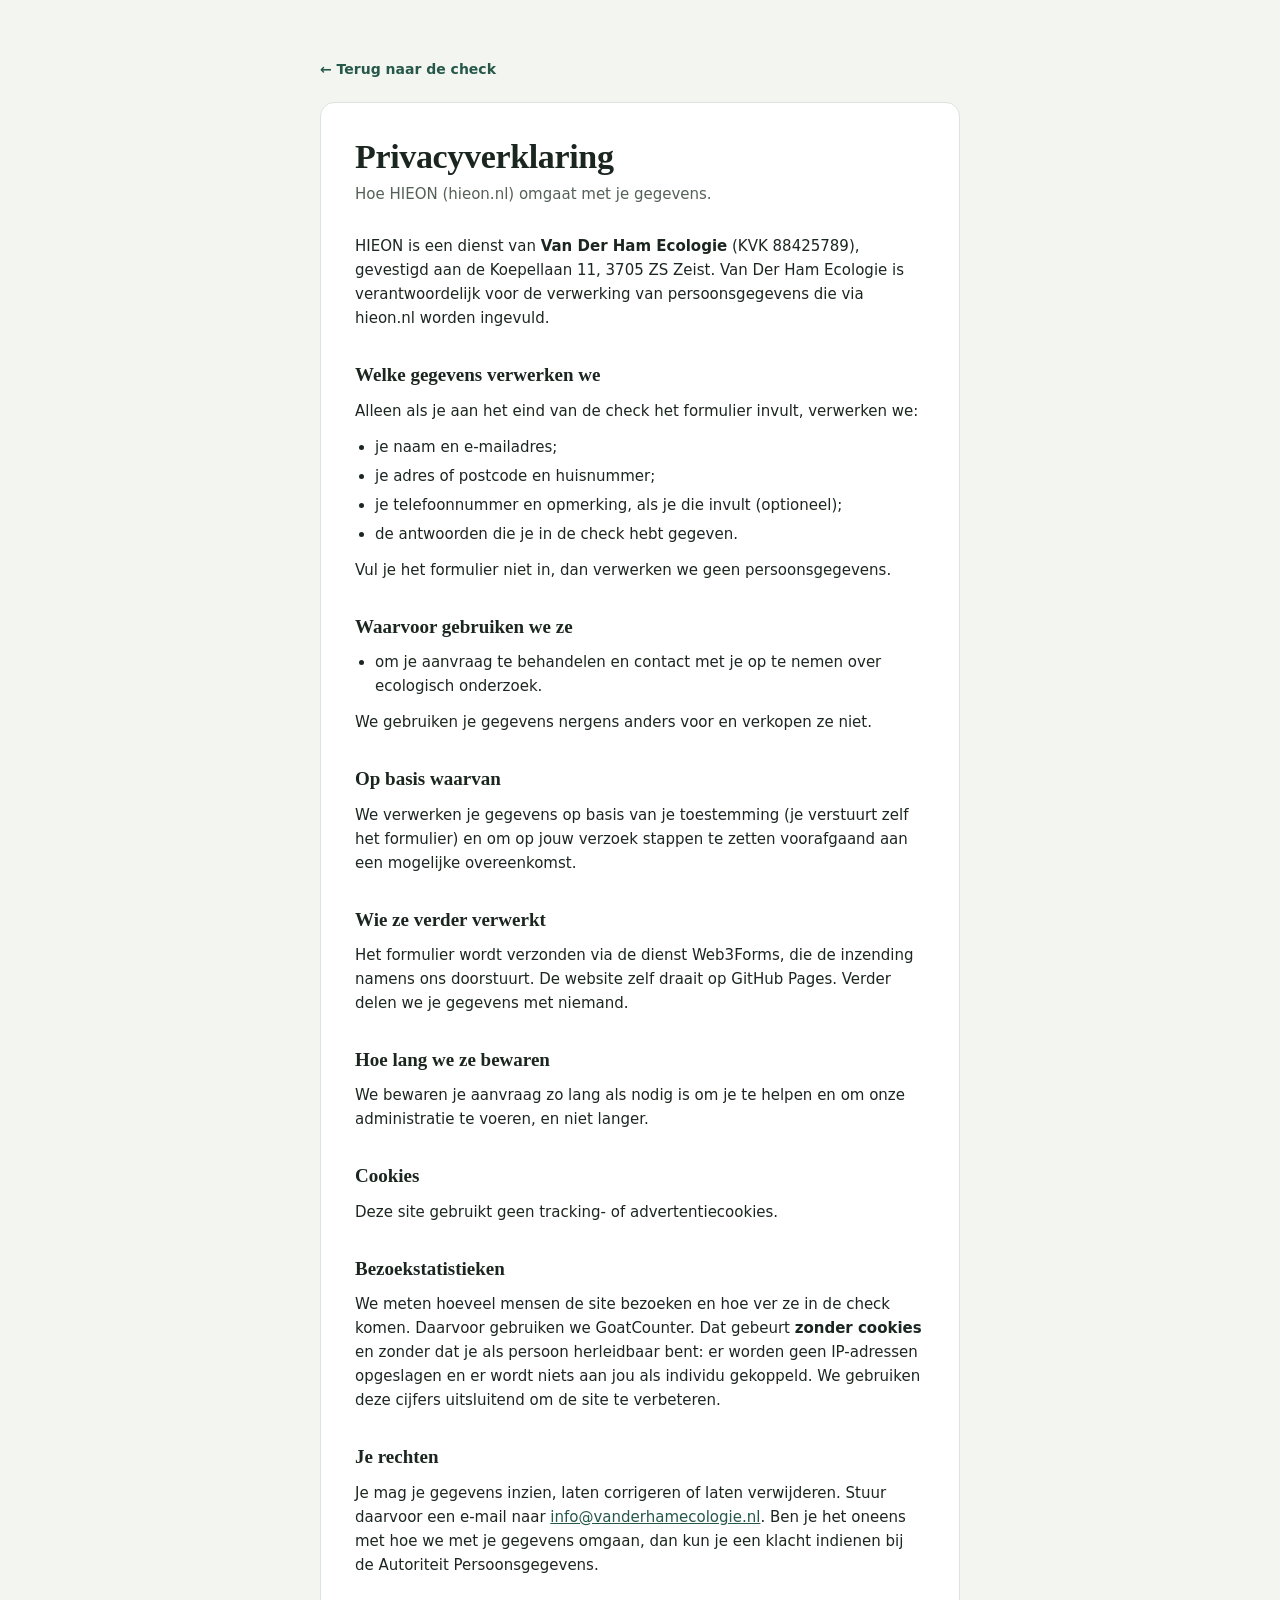
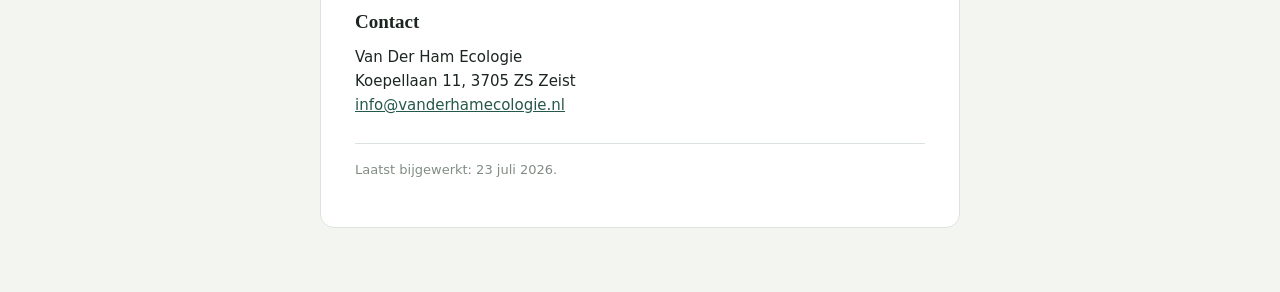
<file: privacy.html>
<!doctype html>
<html lang="nl">
<head>
<meta charset="utf-8">
<meta name="viewport" content="width=device-width, initial-scale=1">
<title>Privacyverklaring — HIEON</title>
<style>
  :root {
    --paper:#F3F5F1; --surface:#FFFFFF; --ink:#1C2620; --ink-soft:#556158; --ink-faint:#808d84;
    --line:#DCE3DC; --brand:#26584A;
    --font-sans:-apple-system,BlinkMacSystemFont,"Segoe UI",system-ui,"Helvetica Neue",Arial,sans-serif;
    --font-serif:"Iowan Old Style","Palatino Linotype",Palatino,"Book Antiqua",Georgia,serif;
  }
  @media (prefers-color-scheme: dark) {
    :root { --paper:#12180F; --surface:#1A2118; --ink:#E9EEE6; --ink-soft:#A9B6A9; --ink-faint:#7d8a7e; --line:#2C3629; --brand:#74BE9E; }
  }
  * { box-sizing: border-box; }
  body { margin:0; background:var(--paper); color:var(--ink); font-family:var(--font-sans); line-height:1.6; -webkit-font-smoothing:antialiased; }
  .wrap { max-width:680px; margin:0 auto; padding:clamp(24px,5vw,56px) 20px 64px; }
  .back { display:inline-block; margin-bottom:22px; color:var(--brand); text-decoration:none; font-size:14px; font-weight:600; }
  .back:hover { text-decoration:underline; }
  h1 { font-family:var(--font-serif); font-size:clamp(26px,6vw,34px); line-height:1.15; margin:0 0 6px; letter-spacing:-.01em; }
  .lead { color:var(--ink-soft); font-size:15px; margin:0 0 28px; }
  h2 { font-family:var(--font-serif); font-size:19px; margin:30px 0 8px; }
  p, li { font-size:15px; color:var(--ink); }
  p { margin:0 0 12px; }
  ul { margin:0 0 12px; padding-left:20px; }
  li { margin-bottom:5px; }
  a { color:var(--brand); }
  .card { background:var(--surface); border:1px solid var(--line); border-radius:14px; padding:clamp(20px,4vw,34px); }
  .meta { margin-top:26px; padding-top:16px; border-top:1px solid var(--line); font-size:13px; color:var(--ink-faint); }
</style>
</head>
<body>
  <div class="wrap">
    <a class="back" href="index.html">← Terug naar de check</a>
    <div class="card">
      <h1>Privacyverklaring</h1>
      <p class="lead">Hoe HIEON (hieon.nl) omgaat met je gegevens.</p>

      <p>HIEON is een dienst van <strong>Van Der Ham Ecologie</strong> (KVK 88425789), gevestigd aan de Koepellaan 11, 3705 ZS Zeist. Van Der Ham Ecologie is verantwoordelijk voor de verwerking van persoonsgegevens die via hieon.nl worden ingevuld.</p>

      <h2>Welke gegevens verwerken we</h2>
      <p>Alleen als je aan het eind van de check het formulier invult, verwerken we:</p>
      <ul>
        <li>je naam en e-mailadres;</li>
        <li>je adres of postcode en huisnummer;</li>
        <li>je telefoonnummer en opmerking, als je die invult (optioneel);</li>
        <li>de antwoorden die je in de check hebt gegeven.</li>
      </ul>
      <p>Vul je het formulier niet in, dan verwerken we geen persoonsgegevens.</p>

      <h2>Waarvoor gebruiken we ze</h2>
      <ul>
        <li>om je aanvraag te behandelen en contact met je op te nemen over ecologisch onderzoek.</li>
      </ul>
      <p>We gebruiken je gegevens nergens anders voor en verkopen ze niet.</p>

      <h2>Op basis waarvan</h2>
      <p>We verwerken je gegevens op basis van je toestemming (je verstuurt zelf het formulier) en om op jouw verzoek stappen te zetten voorafgaand aan een mogelijke overeenkomst.</p>

      <h2>Wie ze verder verwerkt</h2>
      <p>Het formulier wordt verzonden via de dienst Web3Forms, die de inzending namens ons doorstuurt. De website zelf draait op GitHub Pages. Verder delen we je gegevens met niemand.</p>

      <h2>Hoe lang we ze bewaren</h2>
      <p>We bewaren je aanvraag zo lang als nodig is om je te helpen en om onze administratie te voeren, en niet langer.</p>

      <h2>Cookies</h2>
      <p>Deze site gebruikt geen tracking- of advertentiecookies.</p>

      <h2>Bezoekstatistieken</h2>
      <p>We meten hoeveel mensen de site bezoeken en hoe ver ze in de check komen. Daarvoor gebruiken we GoatCounter. Dat gebeurt <strong>zonder cookies</strong> en zonder dat je als persoon herleidbaar bent: er worden geen IP-adressen opgeslagen en er wordt niets aan jou als individu gekoppeld. We gebruiken deze cijfers uitsluitend om de site te verbeteren.</p>

      <h2>Je rechten</h2>
      <p>Je mag je gegevens inzien, laten corrigeren of laten verwijderen. Stuur daarvoor een e-mail naar <a href="mailto:info@vanderhamecologie.nl">info@vanderhamecologie.nl</a>. Ben je het oneens met hoe we met je gegevens omgaan, dan kun je een klacht indienen bij de Autoriteit Persoonsgegevens.</p>

      <h2>Contact</h2>
      <p>Van Der Ham Ecologie<br>Koepellaan 11, 3705 ZS Zeist<br><a href="mailto:info@vanderhamecologie.nl">info@vanderhamecologie.nl</a></p>

      <p class="meta">Laatst bijgewerkt: 23 juli 2026.</p>
    </div>
  </div>
<script data-goatcounter="https://hieon.goatcounter.com/count" async src="https://gc.zgo.at/count.js"></script>
</body>
</html>
</file>
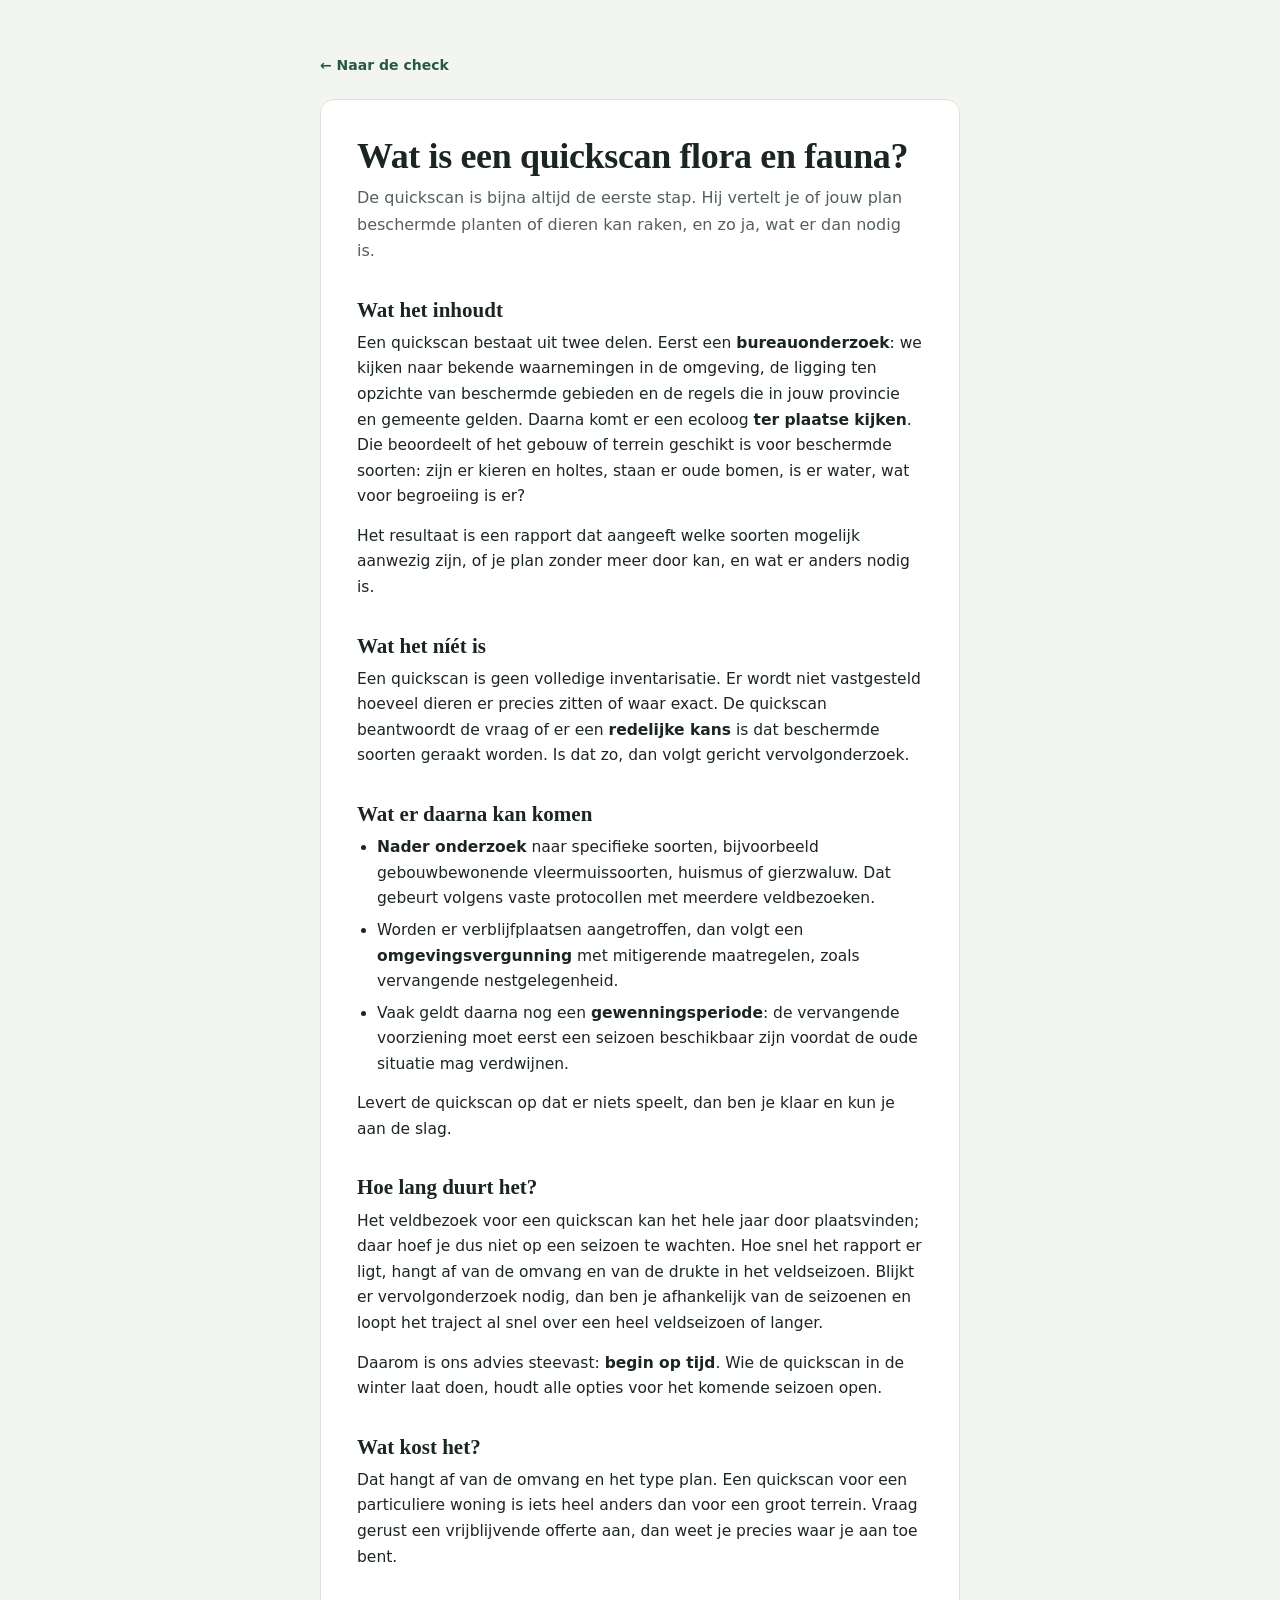
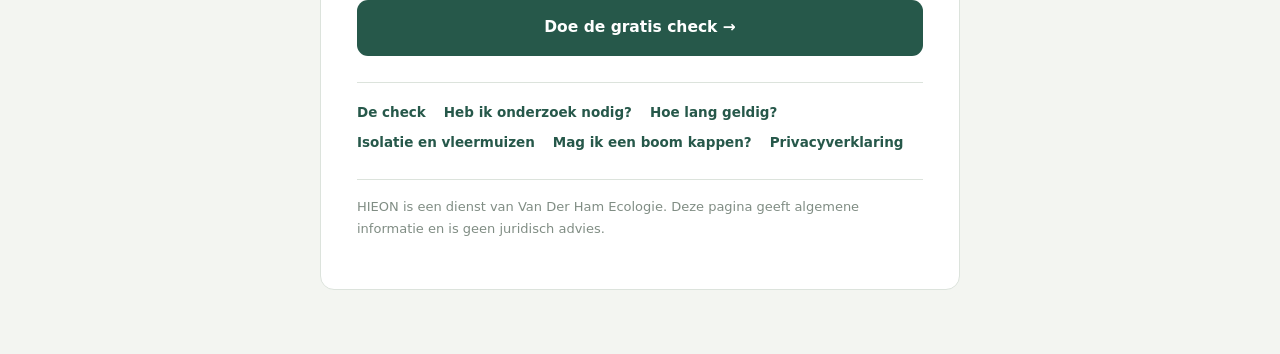
<file: quickscan.html>
<!doctype html>
<html lang="nl">
<head>
<meta charset="utf-8">
<meta name="viewport" content="width=device-width, initial-scale=1">
<title>Wat is een quickscan flora en fauna? — HIEON</title>
<meta name="description" content="Een quickscan flora en fauna is het verkennende onderzoek dat uitwijst of beschermde soorten door je plannen geraakt worden. Uitleg over wat het is, wat het oplevert en hoe lang het duurt.">
<link rel="icon" href="data:image/svg+xml,<svg xmlns='http://www.w3.org/2000/svg' viewBox='0 0 100 100'><text y='.9em' font-size='90'>&#127807;</text></svg>">
<meta name="theme-color" content="#26584A">
<meta property="og:type" content="article">
<meta property="og:url" content="https://hieon.nl/quickscan.html">
<meta property="og:title" content="Wat is een quickscan flora en fauna?">
<meta property="og:description" content="Een quickscan flora en fauna is het verkennende onderzoek dat uitwijst of beschermde soorten door je plannen geraakt worden. Uitleg over wat het is, wat het oplevert en hoe lang het duurt.">
<link rel="stylesheet" href="content.css?v=153a8fcb">
</head>
<body>
<div class="wrap">
  <a class="back" href="index.html">← Naar de check</a>
  <article class="card">
    <h1>Wat is een quickscan flora en fauna?</h1>
    <p class="lead">De quickscan is bijna altijd de eerste stap. Hij vertelt je of jouw plan beschermde planten of dieren kan raken, en zo ja, wat er dan nodig is.</p>

    <h2>Wat het inhoudt</h2>
    <p>Een quickscan bestaat uit twee delen. Eerst een <strong>bureauonderzoek</strong>: we kijken naar bekende waarnemingen in de omgeving, de ligging ten opzichte van beschermde gebieden en de regels die in jouw provincie en gemeente gelden. Daarna komt er een ecoloog <strong>ter plaatse kijken</strong>. Die beoordeelt of het gebouw of terrein geschikt is voor beschermde soorten: zijn er kieren en holtes, staan er oude bomen, is er water, wat voor begroeiing is er?</p>
    <p>Het resultaat is een rapport dat aangeeft welke soorten mogelijk aanwezig zijn, of je plan zonder meer door kan, en wat er anders nodig is.</p>

    <h2>Wat het níét is</h2>
    <p>Een quickscan is geen volledige inventarisatie. Er wordt niet vastgesteld hoeveel dieren er precies zitten of waar exact. De quickscan beantwoordt de vraag of er een <strong>redelijke kans</strong> is dat beschermde soorten geraakt worden. Is dat zo, dan volgt gericht vervolgonderzoek.</p>

    <h2>Wat er daarna kan komen</h2>
    <ul>
      <li><strong>Nader onderzoek</strong> naar specifieke soorten, bijvoorbeeld gebouwbewonende vleermuissoorten, huismus of gierzwaluw. Dat gebeurt volgens vaste protocollen met meerdere veldbezoeken.</li>
      <li>Worden er verblijfplaatsen aangetroffen, dan volgt een <strong>omgevingsvergunning</strong> met mitigerende maatregelen, zoals vervangende nestgelegenheid.</li>
      <li>Vaak geldt daarna nog een <strong>gewenningsperiode</strong>: de vervangende voorziening moet eerst een seizoen beschikbaar zijn voordat de oude situatie mag verdwijnen.</li>
    </ul>
    <p>Levert de quickscan op dat er niets speelt, dan ben je klaar en kun je aan de slag.</p>

    <h2>Hoe lang duurt het?</h2>
    <p>Het veldbezoek voor een quickscan kan het hele jaar door plaatsvinden; daar hoef je dus niet op een seizoen te wachten. Hoe snel het rapport er ligt, hangt af van de omvang en van de drukte in het veldseizoen. Blijkt er vervolgonderzoek nodig, dan ben je afhankelijk van de seizoenen en loopt het traject al snel over een heel veldseizoen of langer.</p>
    <p>Daarom is ons advies steevast: <strong>begin op tijd</strong>. Wie de quickscan in de winter laat doen, houdt alle opties voor het komende seizoen open.</p>

    <h2>Wat kost het?</h2>
    <p>Dat hangt af van de omvang en het type plan. Een quickscan voor een particuliere woning is iets heel anders dan voor een groot terrein. Vraag gerust een vrijblijvende offerte aan, dan weet je precies waar je aan toe bent.</p>

    <a class="cta" href="index.html">Doe de gratis check →</a>

    <div class="foot-links">
      <a href="index.html">De check</a>
      <a href="heb-ik-onderzoek-nodig.html">Heb ik onderzoek nodig?</a>
      <a href="geldigheid-quickscan.html">Hoe lang geldig?</a>
      <a href="isolatie-en-vleermuizen.html">Isolatie en vleermuizen</a>
      <a href="boom-kappen.html">Mag ik een boom kappen?</a>
      <a href="privacy.html">Privacyverklaring</a>
    </div>
    <p class="meta">HIEON is een dienst van Van Der Ham Ecologie. Deze pagina geeft algemene informatie en is geen juridisch advies.</p>
  </article>
</div>
<script data-goatcounter="https://hieon.goatcounter.com/count" async src="https://gc.zgo.at/count.js"></script>
</body>
</html>
</file>
<file: content.css>
:root {
  --paper:#F3F5F1; --surface:#FFFFFF; --ink:#1C2620; --ink-soft:#556158; --ink-faint:#808d84;
  --line:#DCE3DC; --brand:#26584A; --brand-soft:#E4EDE7;
  --font-sans:-apple-system,BlinkMacSystemFont,"Segoe UI",system-ui,"Helvetica Neue",Arial,sans-serif;
  --font-serif:"Iowan Old Style","Palatino Linotype",Palatino,"Book Antiqua",Georgia,serif;
}
@media (prefers-color-scheme: dark) {
  :root { --paper:#12180F; --surface:#1A2118; --ink:#E9EEE6; --ink-soft:#A9B6A9; --ink-faint:#7d8a7e; --line:#2C3629; --brand:#74BE9E; --brand-soft:#21322A; }
}
* { box-sizing:border-box; }
body { margin:0; background:var(--paper); color:var(--ink); font-family:var(--font-sans); line-height:1.65; -webkit-font-smoothing:antialiased; }
.wrap { max-width:680px; margin:0 auto; padding:clamp(20px,5vw,52px) 20px 64px; }
.back { display:inline-block; margin-bottom:22px; color:var(--brand); text-decoration:none; font-size:14px; font-weight:600; }
.back:hover { text-decoration:underline; }
.card { background:var(--surface); border:1px solid var(--line); border-radius:14px; padding:clamp(20px,4vw,36px); }
h1 { font-family:var(--font-serif); font-size:clamp(26px,6vw,36px); line-height:1.15; margin:0 0 8px; letter-spacing:-.01em; text-wrap:balance; }
.lead { color:var(--ink-soft); font-size:16px; margin:0 0 26px; }
h2 { font-family:var(--font-serif); font-size:21px; margin:32px 0 8px; line-height:1.25; }
p, li { font-size:15.5px; color:var(--ink); }
p { margin:0 0 14px; }
ul { margin:0 0 14px; padding-left:20px; }
li { margin-bottom:6px; }
a { color:var(--brand); }
strong { font-weight:650; }
.cta { display:block; margin:30px 0 6px; background:var(--brand); color:#fff; text-align:center; text-decoration:none; padding:15px 22px; border-radius:11px; font-weight:650; font-size:15.5px; }
.cta:hover { filter:brightness(1.1); }
.note { background:var(--brand-soft); border:1px solid var(--line); border-radius:10px; padding:14px 16px; margin:0 0 14px; font-size:14.5px; color:var(--ink-soft); }
.meta { margin-top:26px; padding-top:16px; border-top:1px solid var(--line); font-size:13px; color:var(--ink-faint); }
.foot-links { display:flex; flex-wrap:wrap; gap:8px 18px; margin-top:26px; padding-top:18px; border-top:1px solid var(--line); }
.foot-links a { font-size:13.5px; font-weight:550; text-decoration:none; }
.foot-links a:hover { text-decoration:underline; }
</file>
